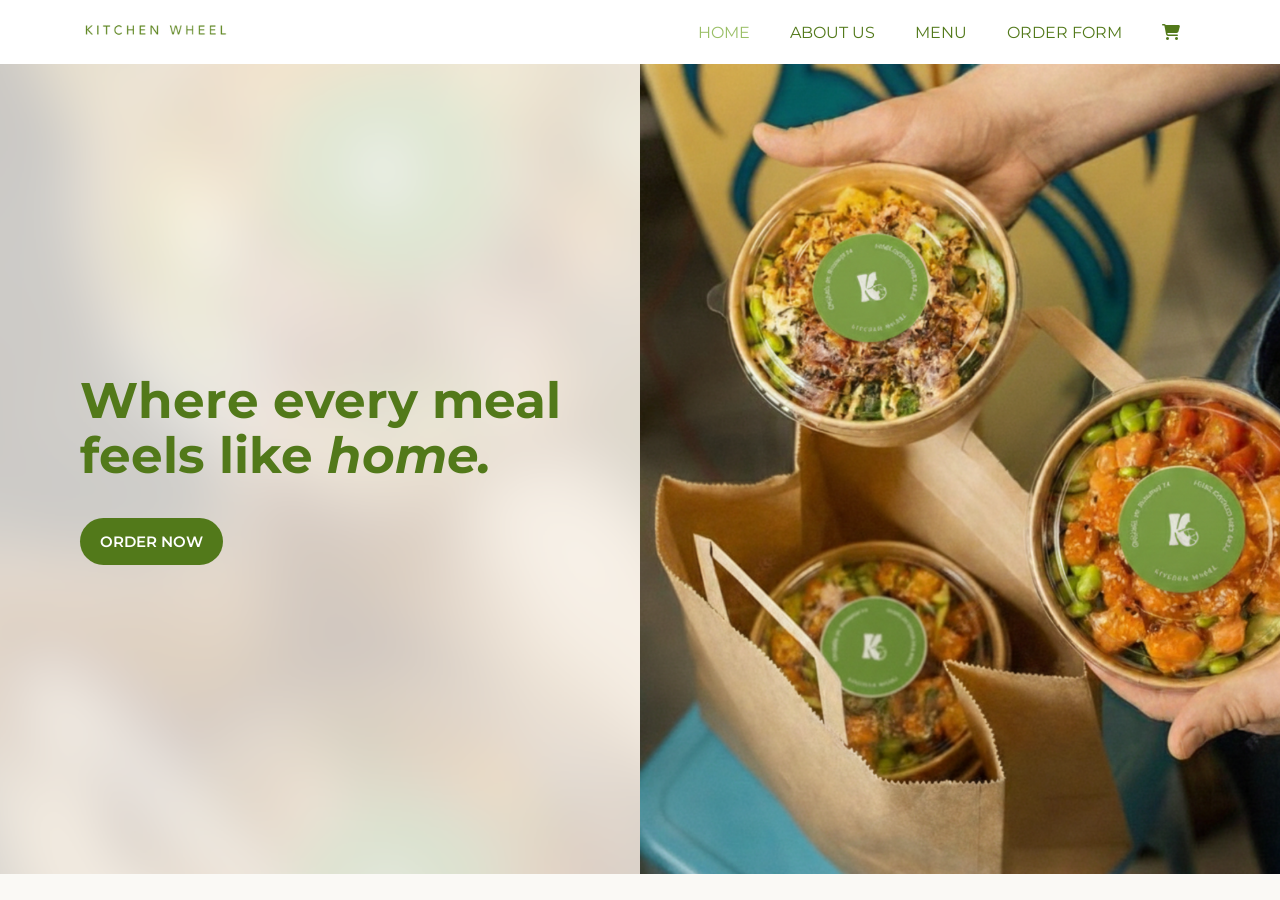
<file: GC2-draft5/index.htm>
<!DOCTYPE html>
<html lang="en">

<head>
    <meta charset="UTF-8">
    <meta http-equiv="X-UA-Compatible" content="IE=edge">
    <meta name="viewport" content="width=device-width, initial-scale=1.0">
    <title>Kitchen Wheel</title>
    <link rel="stylesheet" href="style.css">
    <link rel="stylesheet" href="https://cdnjs.cloudflare.com/ajax/libs/font-awesome/6.5.1/css/all.min.css"/>
</head>

<body>

    <section id="header">
        <a href="#"><img src="img/logo.png" class="logo" alt=""></a>
    
        <div>
            <ul id="navbar">
                <li><a class="active" href="index.htm">HOME</a></li>
                <li><a href="about.htm">ABOUT US</a></li>
                <li><a href="menu.htm">MENU</a></li>
                <li><a href="order.html">ORDER FORM</a></li>
                <li><a href="checkout.html"><i class="fa-solid fa-cart-shopping"></i></a></li>
            </ul>
        </div>
    </section>

    <section id="hero">
        <h1>Where every meal</h1>
        <h1>feels like <i>home.</i></h1>
        <p></p>
        <a href="order.html">
            <button>ORDER NOW</button>
        </a>
        

    </section>


    <script src="script.js"></script>
</body>

</html>
</file>
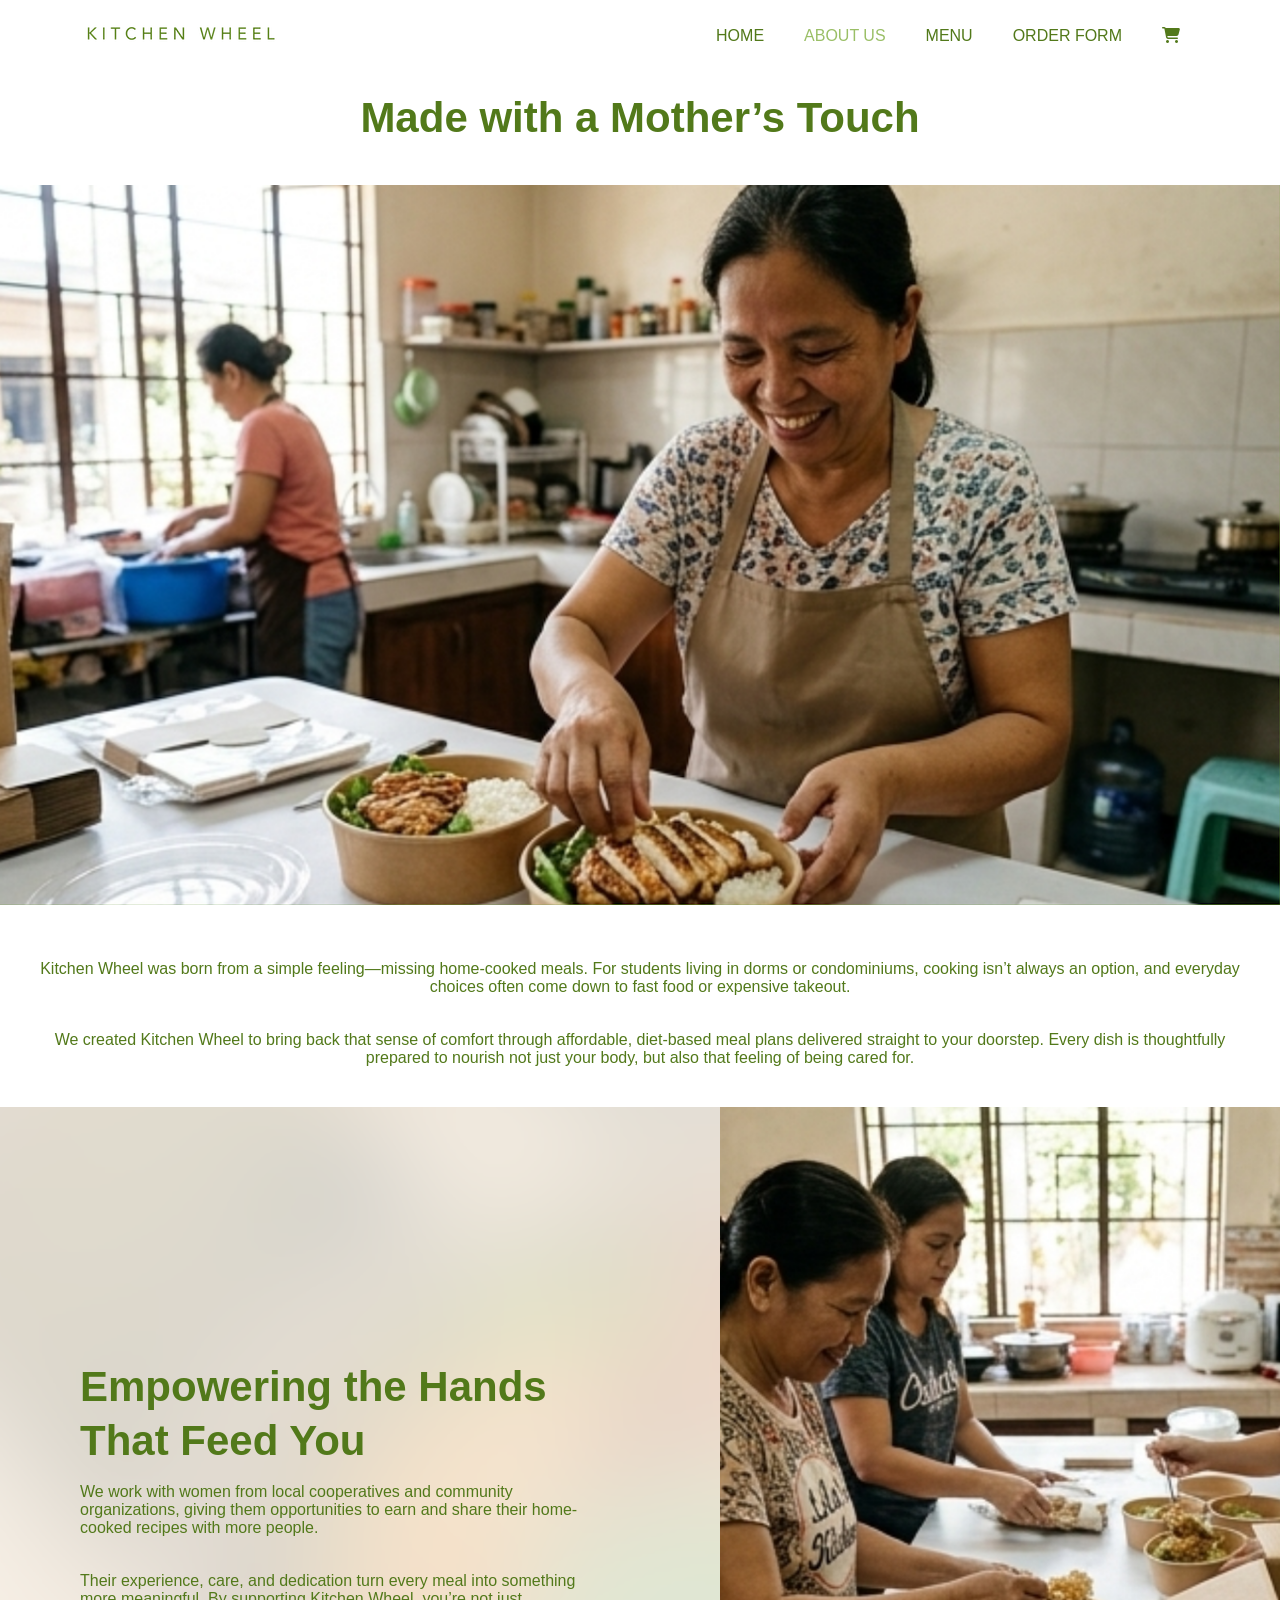
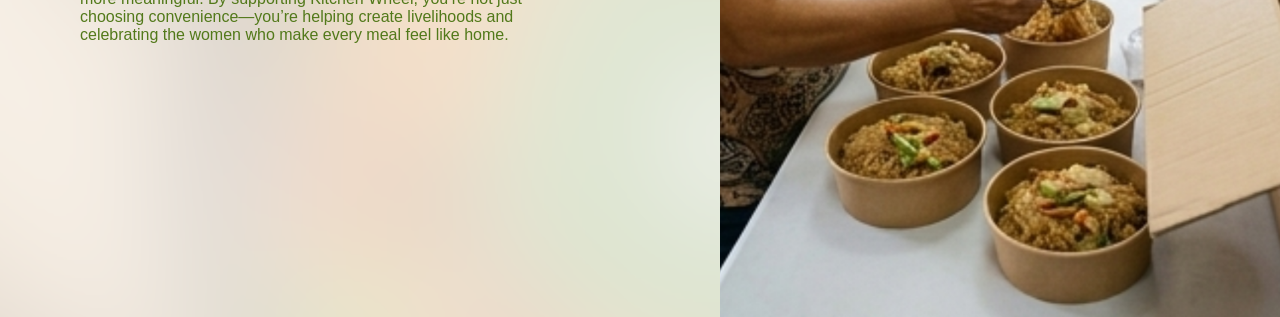
<file: GC2-draft3/about.htm>
<!DOCTYPE html>
<html lang="en">

<head>
    <meta charset="UTF-8">
    <meta http-equic="X-UA-Compatible" content="IE=edge">
    <meta name="viewport" content="width=device-width", initial-scale="1.0">
    <title>Kitchen Wheel</title>
    <link rel="stylesheet" href="style.css">
    <link rel="stylesheet" href="https://cdnjs.cloudflare.com/ajax/libs/font-awesome/6.5.1/css/all.min.css"/>
</head>

<body>

    <section id="header">
        <a href="#"><img src="img/logo.png" class="logo" alt=""></a>
    
        <div>
            <ul id="navbar">
                <li><a href="index.htm">HOME</a></li>
                <li><a class="active" href="about.htm">ABOUT US</a></li>
                <li><a href="menu.htm">MENU</a></li>
                <li><a href="order.html">ORDER FORM</a></li>
                <li><a href="checkout.html"><i class="fa-solid fa-cart-shopping"></i></a></li>
            </ul>
        </div>
    </section>

    <section id="nanay">
        <h2>Made with a Mother’s Touch</h2>
    </section>

    <section id="moms">
        <div>
            <img src="img/mom-1.png" class="pic-1">
        </div>
        
    </section>

    <section id="nanay">
        <p>Kitchen Wheel was born from a simple feeling—missing home-cooked meals. For students living in dorms or condominiums, cooking isn’t always an option, and everyday choices often come down to fast food or expensive takeout.</p>
        <p>We created Kitchen Wheel to bring back that sense of comfort through affordable, diet-based meal plans delivered straight to your doorstep. Every dish is thoughtfully prepared to nourish not just your body, but also that feeling of being cared for.</p>
    </section>

    <section id="mama">
        <h2>Empowering the Hands That Feed You</h2>
        <p>We work with women from local cooperatives and community organizations, giving them opportunities to earn and share their home-cooked recipes with more people.</p>
        <p>Their experience, care, and dedication turn every meal into something more meaningful. By supporting Kitchen Wheel, you’re not just choosing convenience—you’re helping create livelihoods and celebrating the women who make every meal feel like home.</p>
    </section>

    <script src="script.js"></script>
</body>

</html>
</file>
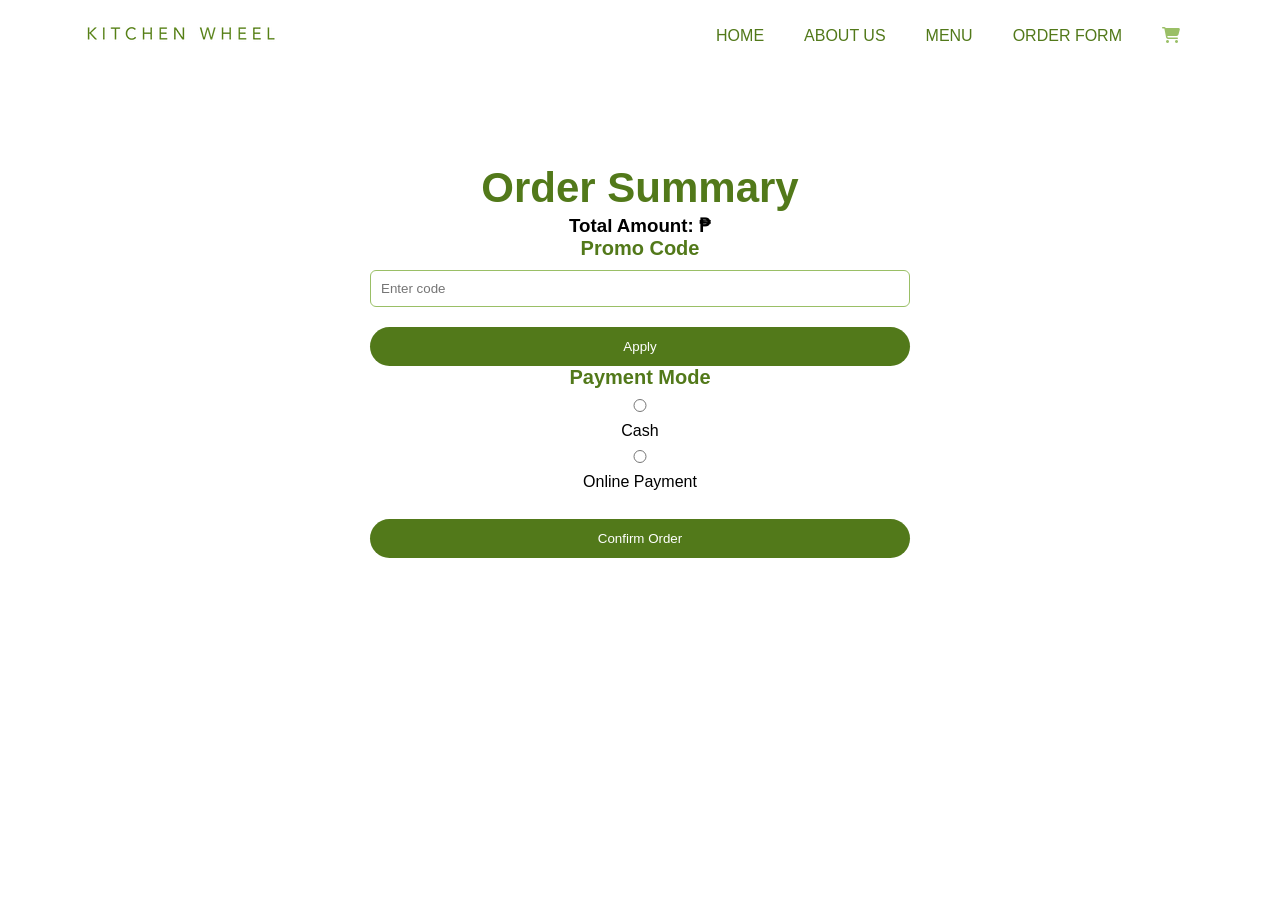
<file: GC2-draft3/checkout.html>
<!DOCTYPE html>
<html lang="en">

<head>
    <meta charset="UTF-8">
    <meta http-equic="X-UA-Compatible" content="IE=edge">
    <meta name="viewport" content="width=device-width", initial-scale="1.0">
    <title>Kitchen Wheel</title>
    <link rel="stylesheet" href="style.css">
    <link rel="stylesheet" href="https://cdnjs.cloudflare.com/ajax/libs/font-awesome/6.5.1/css/all.min.css"/>
</head>

<body>

    <section id="header">
        <a href="#"><img src="img/logo.png" class="logo" alt=""></a>
    
        <div>
            <ul id="navbar">
                <li><a href="index.htm">HOME</a></li>
                <li><a href="about.htm">ABOUT US</a></li>
                <li><a href="menu.htm">MENU</a></li>
                <li><a href="order.html">ORDER FORM</a></li>
                <li><a class="active" href="checkout.html"><i class="fa-solid fa-cart-shopping"></i></a></li>
            </ul>
        </div>
    </section>

    <section class="checkout">
        <h2>Order Summary</h2>

        <h3>Total Amount: ₱<span id="totalAmount"></span></h3>

        <h4>Promo Code</h4>
        <input type="text" id="promo" placeholder="Enter code">
        <button onclick="applyPromo()">Apply</button>

        <h4>Payment Mode</h4>
        <input type="radio" name="payment" value="cash" required> Cash<br>
        <input type="radio" name="payment" value="online"> Online Payment<br><br>

        <button onclick="confirmOrder()">Confirm Order</button>
    </section>

    <script src="checkout.js"></script>
</body>

</html>
</file>
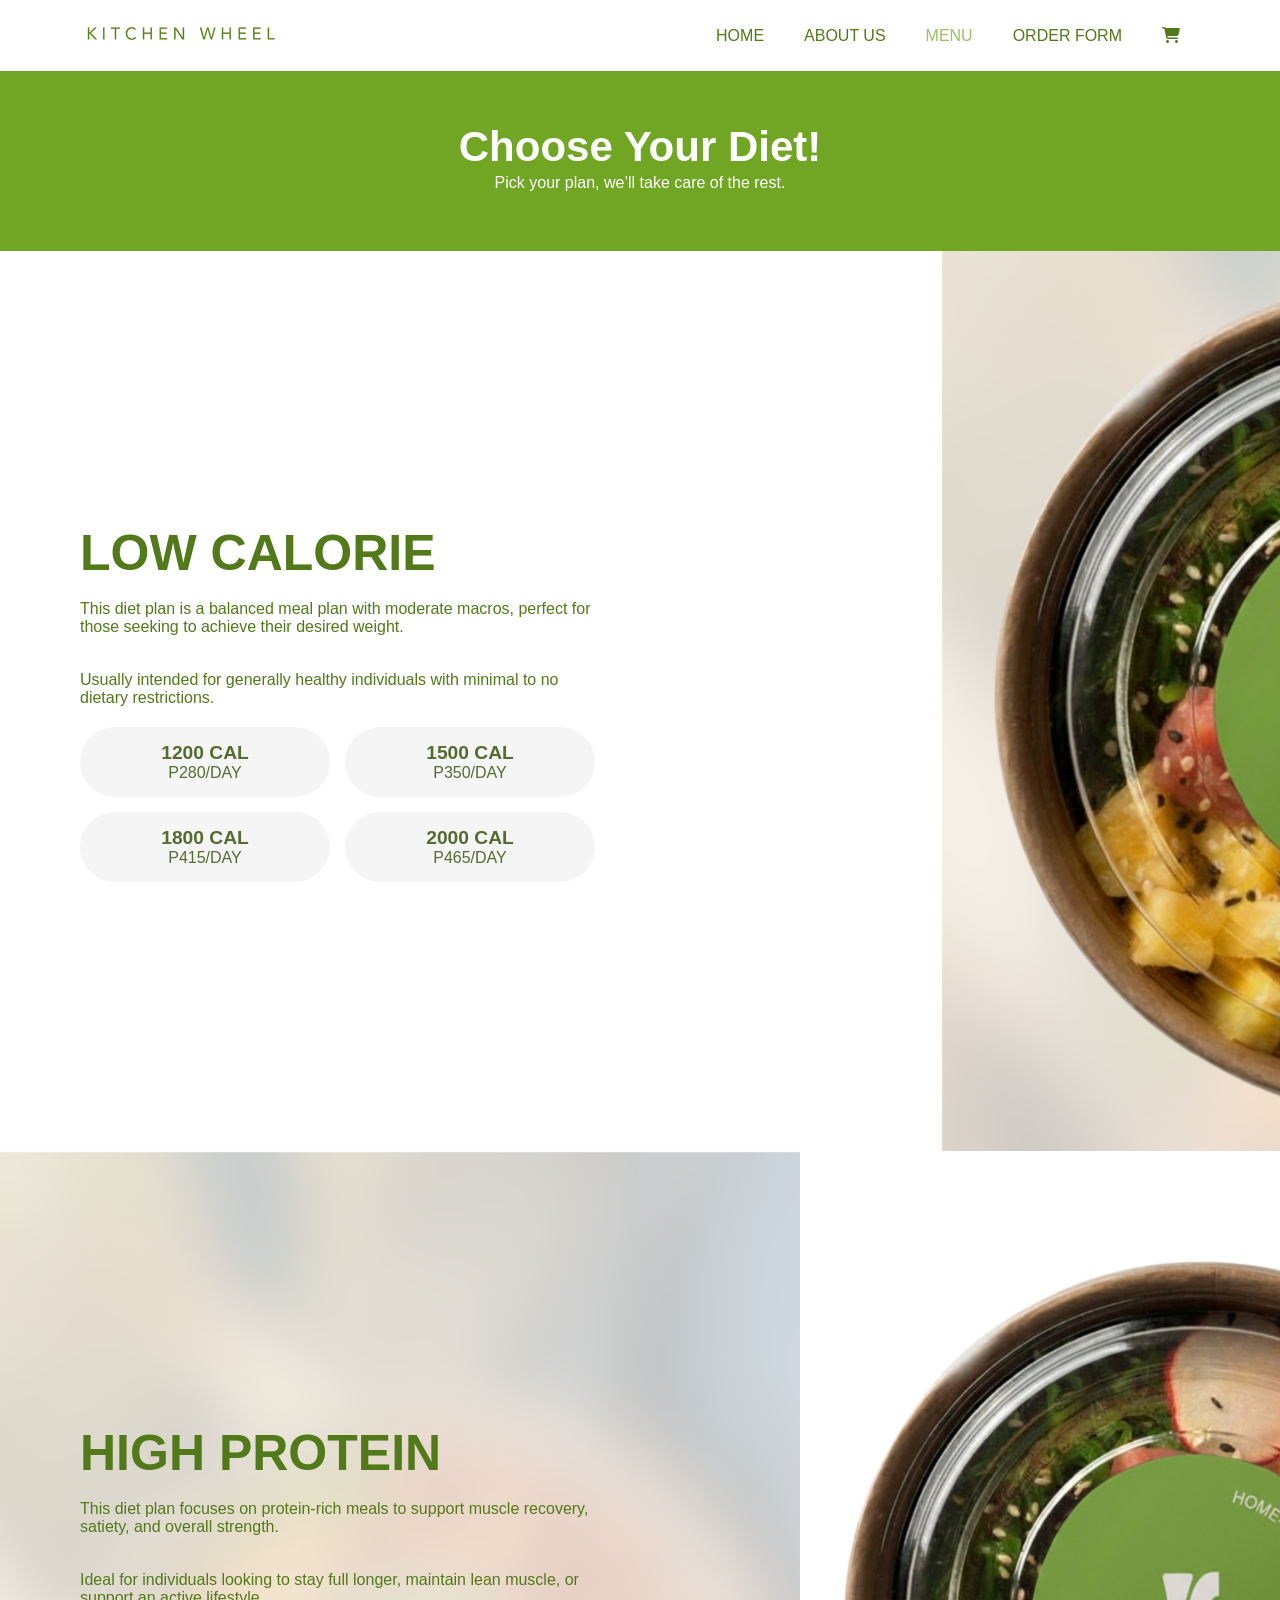
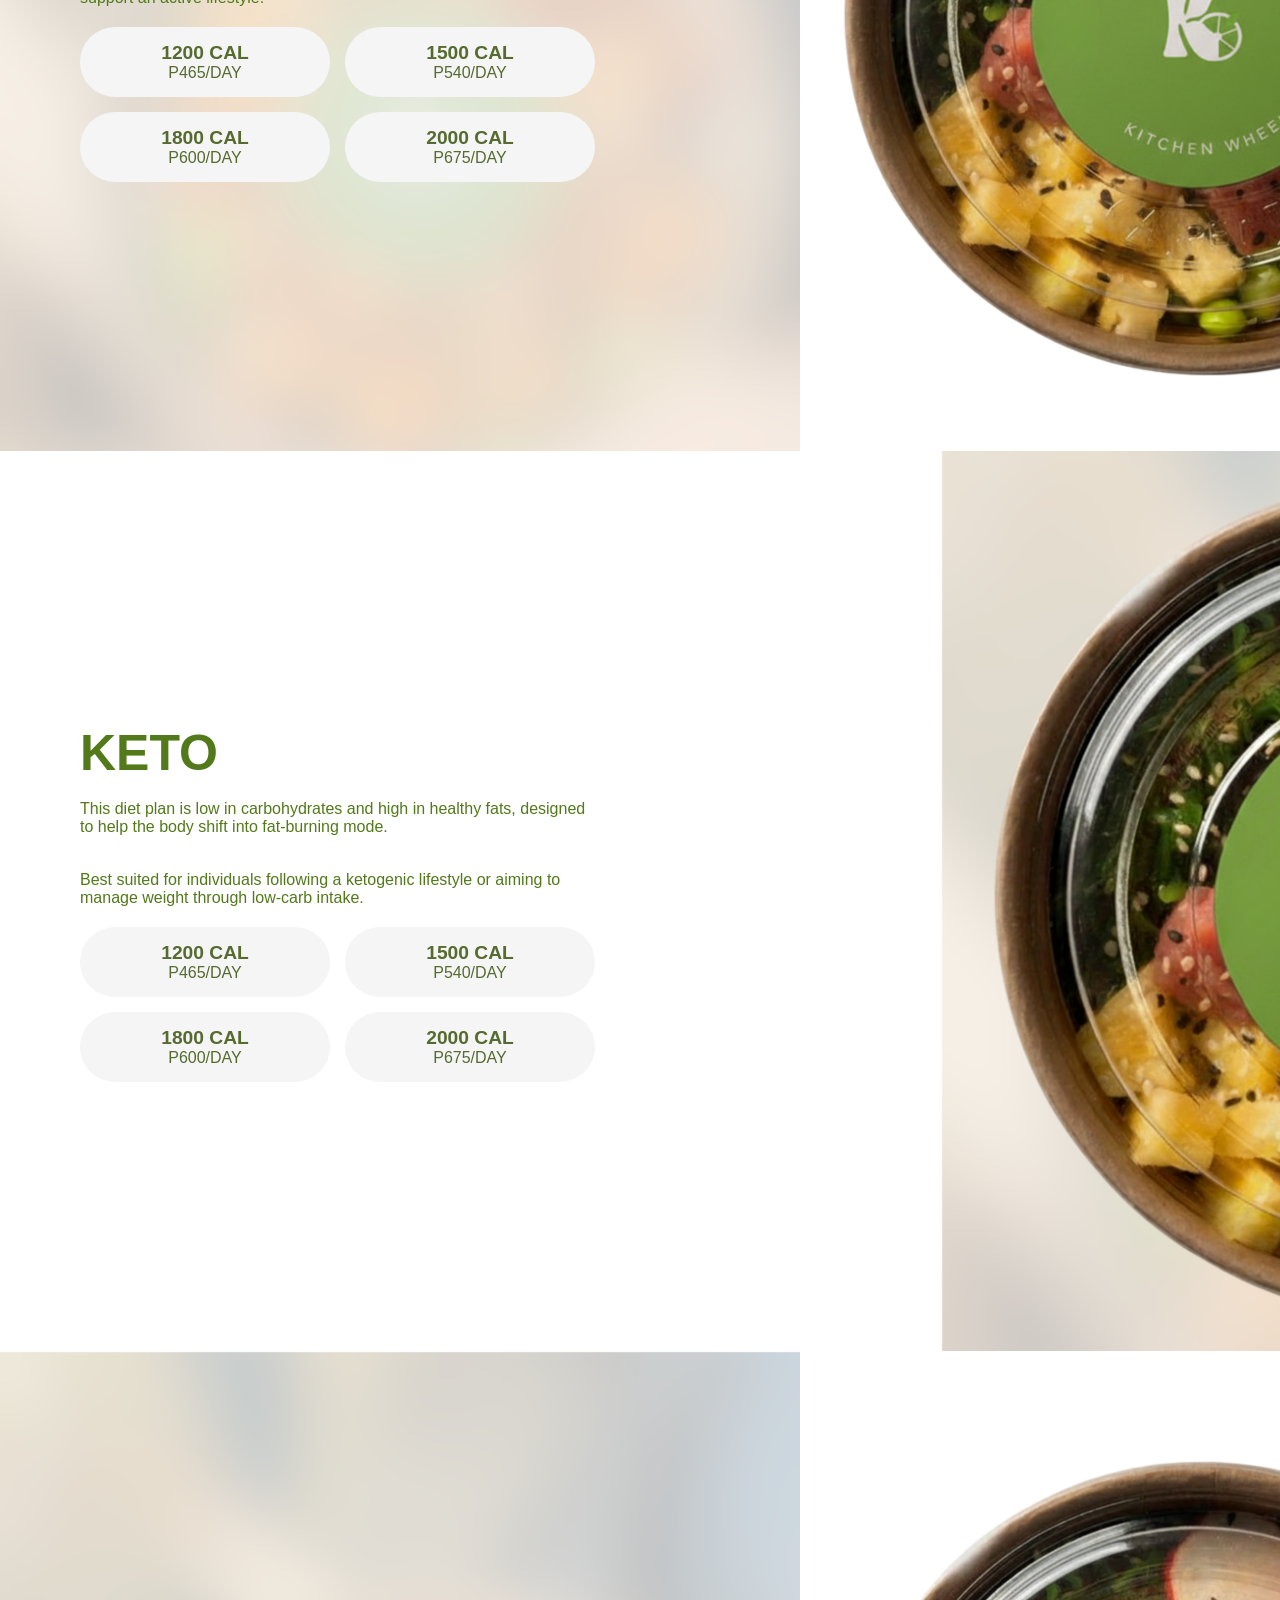
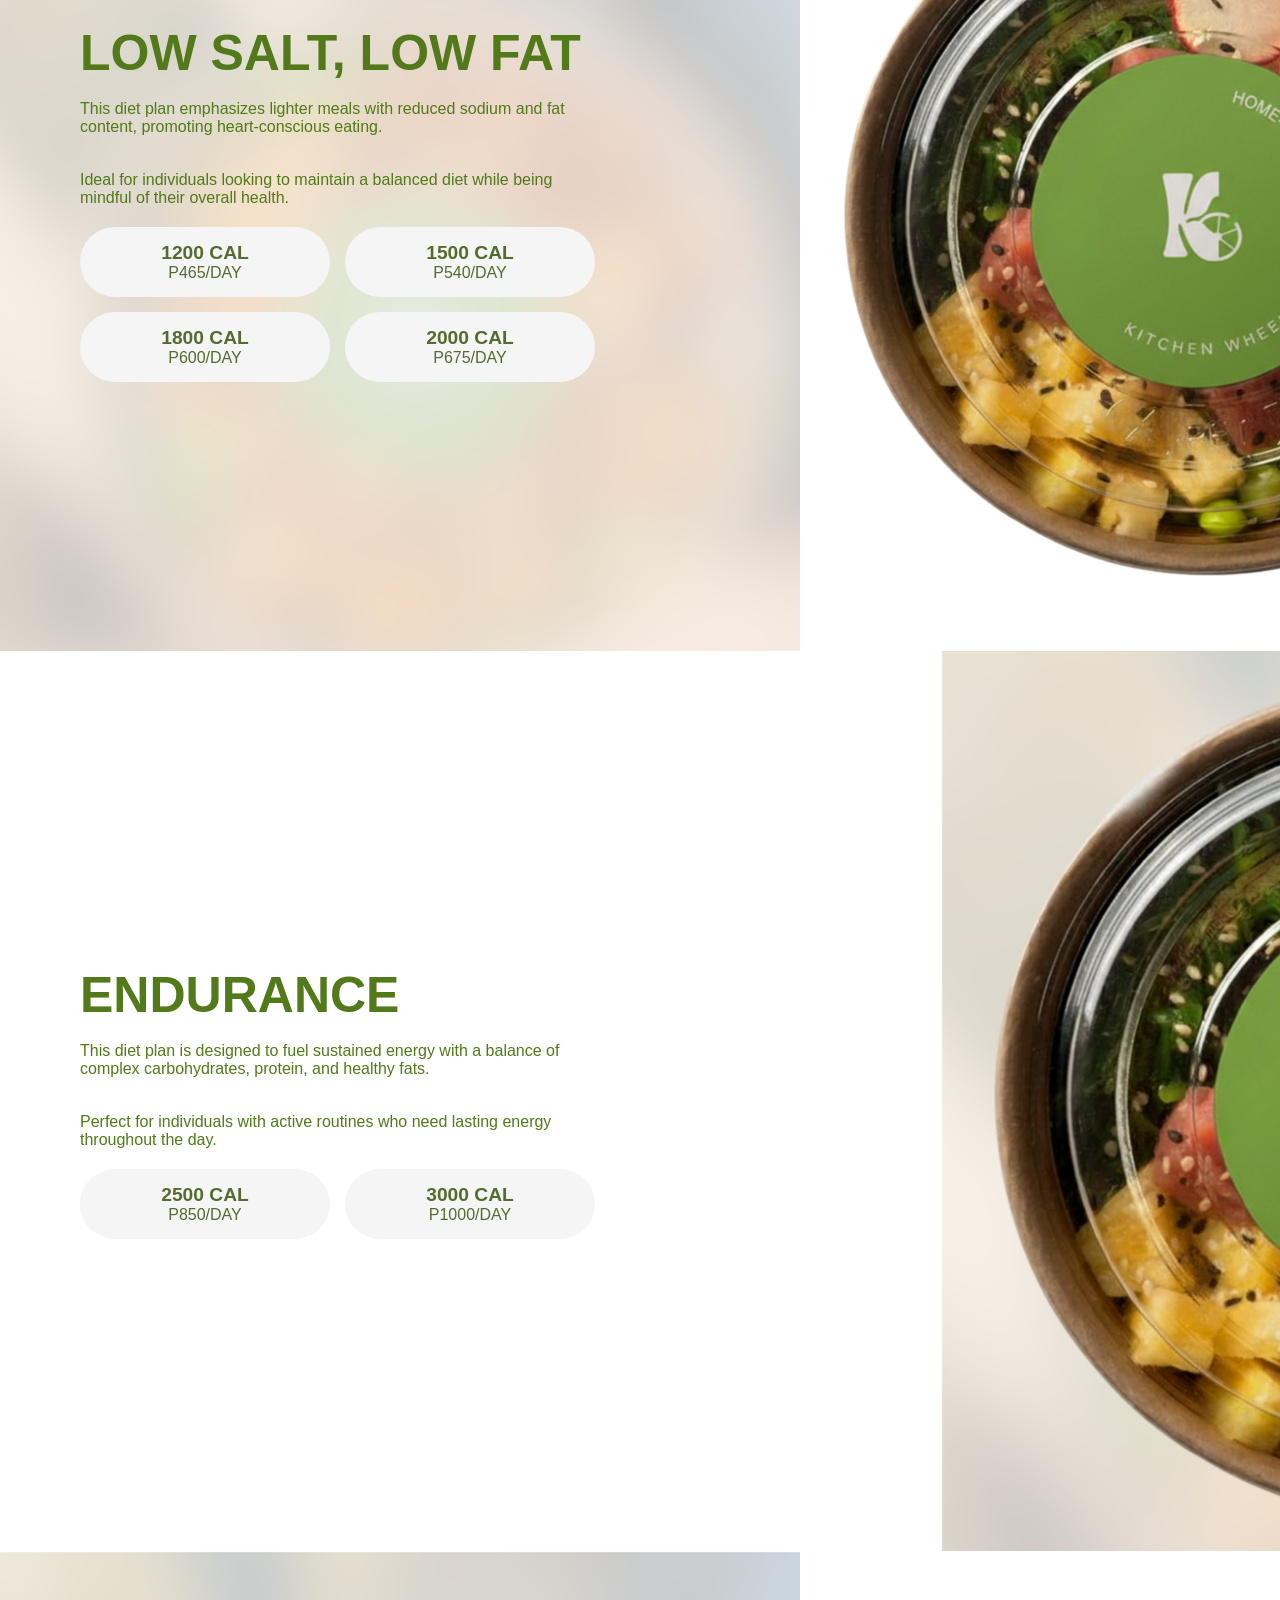
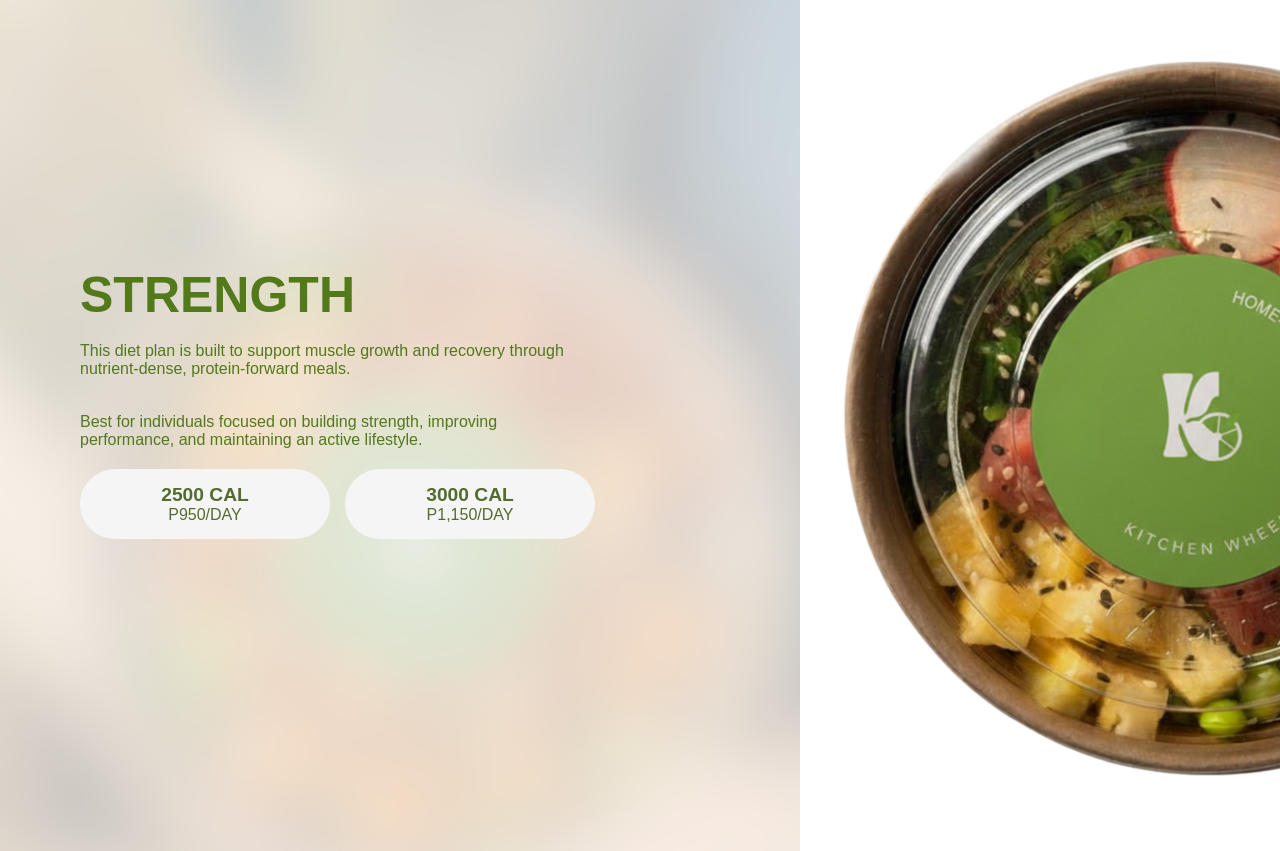
<file: GC2-draft3/menu.htm>
<!DOCTYPE html>
<html lang="en">

<head>
    <meta charset="UTF-8">
    <meta http-equic="X-UA-Compatible" content="IE=edge">
    <meta name="viewport" content="width=device-width", initial-scale="1.0">
    <title>Kitchen Wheel</title>
    <link rel="stylesheet" href="style.css">
    <link rel="stylesheet" href="https://cdnjs.cloudflare.com/ajax/libs/font-awesome/6.5.1/css/all.min.css"/>
</head>

<body>

    <section id="header">
        <a href="#"><img src="img/logo.png" class="logo" alt=""></a>
    
        <div>
            <ul id="navbar">
                <li><a href="index.htm">HOME</a></li>
                <li><a href="about.htm">ABOUT US</a></li>
                <li><a class="active" href="menu.htm">MENU</a></li>
                <li><a href="order.html">ORDER FORM</a></li>
                <li><a href="checkout.html"><i class="fa-solid fa-cart-shopping"></i></a></li>
            </ul>
        </div>
    </section>

    <section id="menu-header">
        <h2>Choose Your Diet!</h2>
        <p>Pick your plan, we’ll take care of the rest.</p>

    </section>

    <section id="menu" class="section-p1">
        <h1>LOW CALORIE</h1>
        <p>This diet plan is a balanced meal plan with moderate macros, perfect for those seeking to achieve their desired weight.</p>
        <p>Usually intended for generally healthy individuals with minimal to no dietary restrictions.</p>
        
        <div class="menu-container">
            <div class="menu-button">
                <strong>1200 CAL</strong>
                <span>P280/DAY</span>
            </div>
            <div class="menu-button">
                <strong>1500 CAL</strong>
                <span>P350/DAY</span>
            </div>
            <div class="menu-button">
                <strong>1800 CAL</strong>
                <span>P415/DAY</span>
            </div>
            <div class="menu-button">
                <strong>2000 CAL</strong>
                <span>P465/DAY</span>
            </div>
    </section>


    <section id="menu-2" class="section-p1">
        <h1>HIGH PROTEIN</h1>
        <p>This diet plan focuses on protein-rich meals to support muscle recovery, satiety, and overall strength.</p>
        <p>Ideal for individuals looking to stay full longer, maintain lean muscle, or support an active lifestyle.</p>
        
        <div class="menu-container">
            <div class="menu-button">
                <strong>1200 CAL</strong>
                <span>P465/DAY</span>
            </div>
            <div class="menu-button">
                <strong>1500 CAL</strong>
                <span>P540/DAY</span>
            </div>
            <div class="menu-button">
                <strong>1800 CAL</strong>
                <span>P600/DAY</span>
            </div>
            <div class="menu-button">
                <strong>2000 CAL</strong>
                <span>P675/DAY</span>
            </div>
    </section>

    <section id="menu" class="section-p1">
        <h1>KETO</h1>
        <p>This diet plan is low in carbohydrates and high in healthy fats, designed to help the body shift into fat-burning mode.</p>
        <p>Best suited for individuals following a ketogenic lifestyle or aiming to manage weight through low-carb intake.</p>
    
        <div class="menu-container">
            <div class="menu-button">
                <strong>1200 CAL</strong>
                <span>P465/DAY</span>
            </div>
            <div class="menu-button">
                <strong>1500 CAL</strong>
                <span>P540/DAY</span>
            </div>
            <div class="menu-button">
                <strong>1800 CAL</strong>
                <span>P600/DAY</span>
            </div>
            <div class="menu-button">
                <strong>2000 CAL</strong>
                <span>P675/DAY</span>
            </div>
    </section>

    <section id="menu-2" class="section-p1">
        <h1>LOW SALT, LOW FAT</h1>
        <p>This diet plan emphasizes lighter meals with reduced sodium and fat content, promoting heart-conscious eating.</p>
        <p>Ideal for individuals looking to maintain a balanced diet while being mindful of their overall health.</p>

        <div class="menu-container">
            <div class="menu-button">
                <strong>1200 CAL</strong>
                <span>P465/DAY</span>
            </div>
            <div class="menu-button">
                <strong>1500 CAL</strong>
                <span>P540/DAY</span>
            </div>
            <div class="menu-button">
                <strong>1800 CAL</strong>
                <span>P600/DAY</span>
            </div>
            <div class="menu-button">
                <strong>2000 CAL</strong>
                <span>P675/DAY</span>
            </div>
    </section>

    <section id="menu" class="section-p1">
        <h1>ENDURANCE</h1>
        <p>This diet plan is designed to fuel sustained energy with a balance of complex carbohydrates, protein, and healthy fats.</p>
        <p>Perfect for individuals with active routines who need lasting energy throughout the day.</p>

        <div class="menu-container">
            <div class="menu-button">
                <strong>2500 CAL</strong>
                <span>P850/DAY</span>
            </div>
            <div class="menu-button">
                <strong>3000 CAL</strong>
                <span>P1000/DAY</span>
            </div>
    </section>

    <section id="menu-2" class="section-p1">
        <h1>STRENGTH</h1>
        <p>This diet plan is built to support muscle growth and recovery through nutrient-dense, protein-forward meals.</p>
        <p>Best for individuals focused on building strength, improving performance, and maintaining an active lifestyle.</p>
        
        <div class="menu-container">
            <div class="menu-button">
                <strong>2500 CAL</strong>
                <span>P950/DAY</span>
            </div>
            <div class="menu-button">
                <strong>3000 CAL</strong>
                <span>P1,150/DAY</span>
            </div>
    </section>

    <script src="script.js"></script>
</body>

</html>
</file>
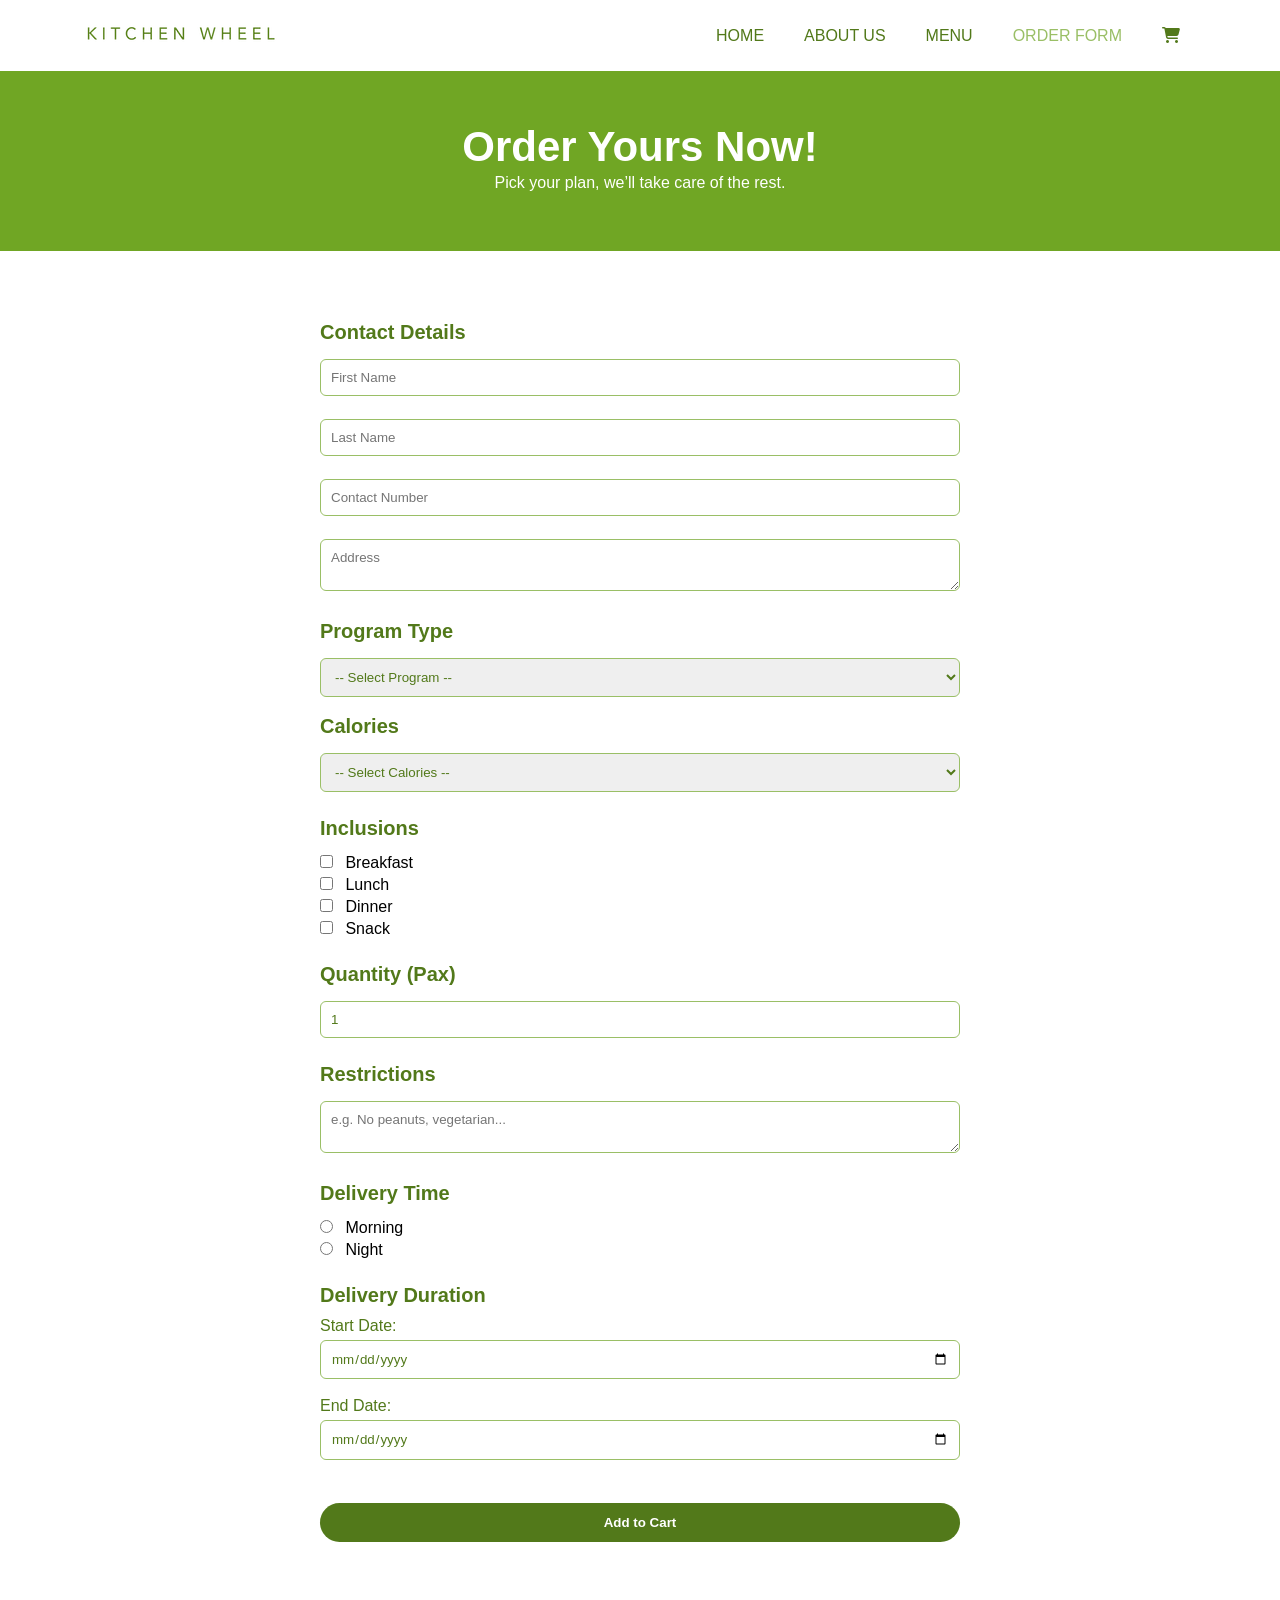
<file: GC2-draft3/order.html>
<!DOCTYPE html>
<html lang="en">

<head>
    <meta charset="UTF-8">
    <meta http-equiv="X-UA-Compatible" content="IE=edge">
    <meta name="viewport" content="width=device-width, initial-scale=1.0">
    <title>Kitchen Wheel</title>

    <link rel="stylesheet" href="style.css">
    <link rel="stylesheet" href="https://cdnjs.cloudflare.com/ajax/libs/font-awesome/6.5.1/css/all.min.css"/>
</head>

<body>

<section id="header">
    <a href="#"><img src="img/logo.png" class="logo" alt=""></a>

    <ul id="navbar">
        <li><a href="index.htm">HOME</a></li>
        <li><a href="about.htm">ABOUT US</a></li>
        <li><a href="menu.htm">MENU</a></li>
        <li><a class="active" href="order.html">ORDER FORM</a></li>
        <li><a href="checkout.html"><i class="fa-solid fa-cart-shopping"></i></a></li>
    </ul>
</section>

<section id="order-header">
        <h2>Order Yours Now!</h2>
        <p>Pick your plan, we’ll take care of the rest.</p>

</section>

<form action="#" method="post" onsubmit="return confirmAddToCart()">

    <!-- Contact -->
    <section>
        <h4>Contact Details</h4>

        <input type="text" name="firstname" placeholder="First Name" required><br><br>
        <input type="text" name="lastname" placeholder="Last Name" required><br><br>
        <input type="tel" name="contactnumber" placeholder="Contact Number" required><br><br>
        <textarea name="address" placeholder="Address" required></textarea>
    </section>

    <!-- Program -->
    <section>
        <h4>Program Type</h4>

        <select id="program" name="program" onchange="updateCalories()" required>
            <option value="">-- Select Program --</option>
            <option value="low_calorie">Low Calorie</option>
            <option value="high_protein">High Protein</option>
            <option value="keto">Keto</option>
            <option value="low_salt_fat">Low Salt, Low Fat</option>
            <option value="endurance">Endurance</option>
            <option value="strength">Strength</option>
        </select>

        <br><br>

        <h4>Calories</h4>
        <select id="calories" name="calories" required>
            <option value="">-- Select Calories --</option>
        </select>
    </section>

    <!-- Inclusions -->
    <section>
        <h4>Inclusions</h4>

        <input type="checkbox" name="inclusions[]" value="breakfast"> Breakfast<br>
        <input type="checkbox" name="inclusions[]" value="lunch"> Lunch<br>
        <input type="checkbox" name="inclusions[]" value="dinner"> Dinner<br>
        <input type="checkbox" name="inclusions[]" value="snack"> Snack
    </section>

    <!-- Pax -->
    <section>
        <h4>Quantity (Pax)</h4>
        <input type="number" name="pax" min="1" value="1" required>
    </section>

    <!-- Restrictions -->
    <section>
        <h4>Restrictions</h4>
        <textarea name="restrictions" placeholder="e.g. No peanuts, vegetarian..."></textarea>
    </section>

    <!-- Delivery Time -->
    <section>
        <h4>Delivery Time</h4>
        <input type="radio" name="delivery_time" value="morning" required> Morning<br>
        <input type="radio" name="delivery_time" value="night"> Night
    </section>

    <!-- Dates -->
    <section>
        <h4>Delivery Duration</h4>

        <label>Start Date:</label><br>
        <input type="date" id="start" name="start_date" required><br><br>

        <label>End Date:</label><br>
        <input type="date" id="end" name="end_date" required>
    </section>

    <br>

    <!-- Button -->
    <button type="submit">Add to Cart</button>

</form>

<script src="script.js"></script>

</body>
</html>
</file>
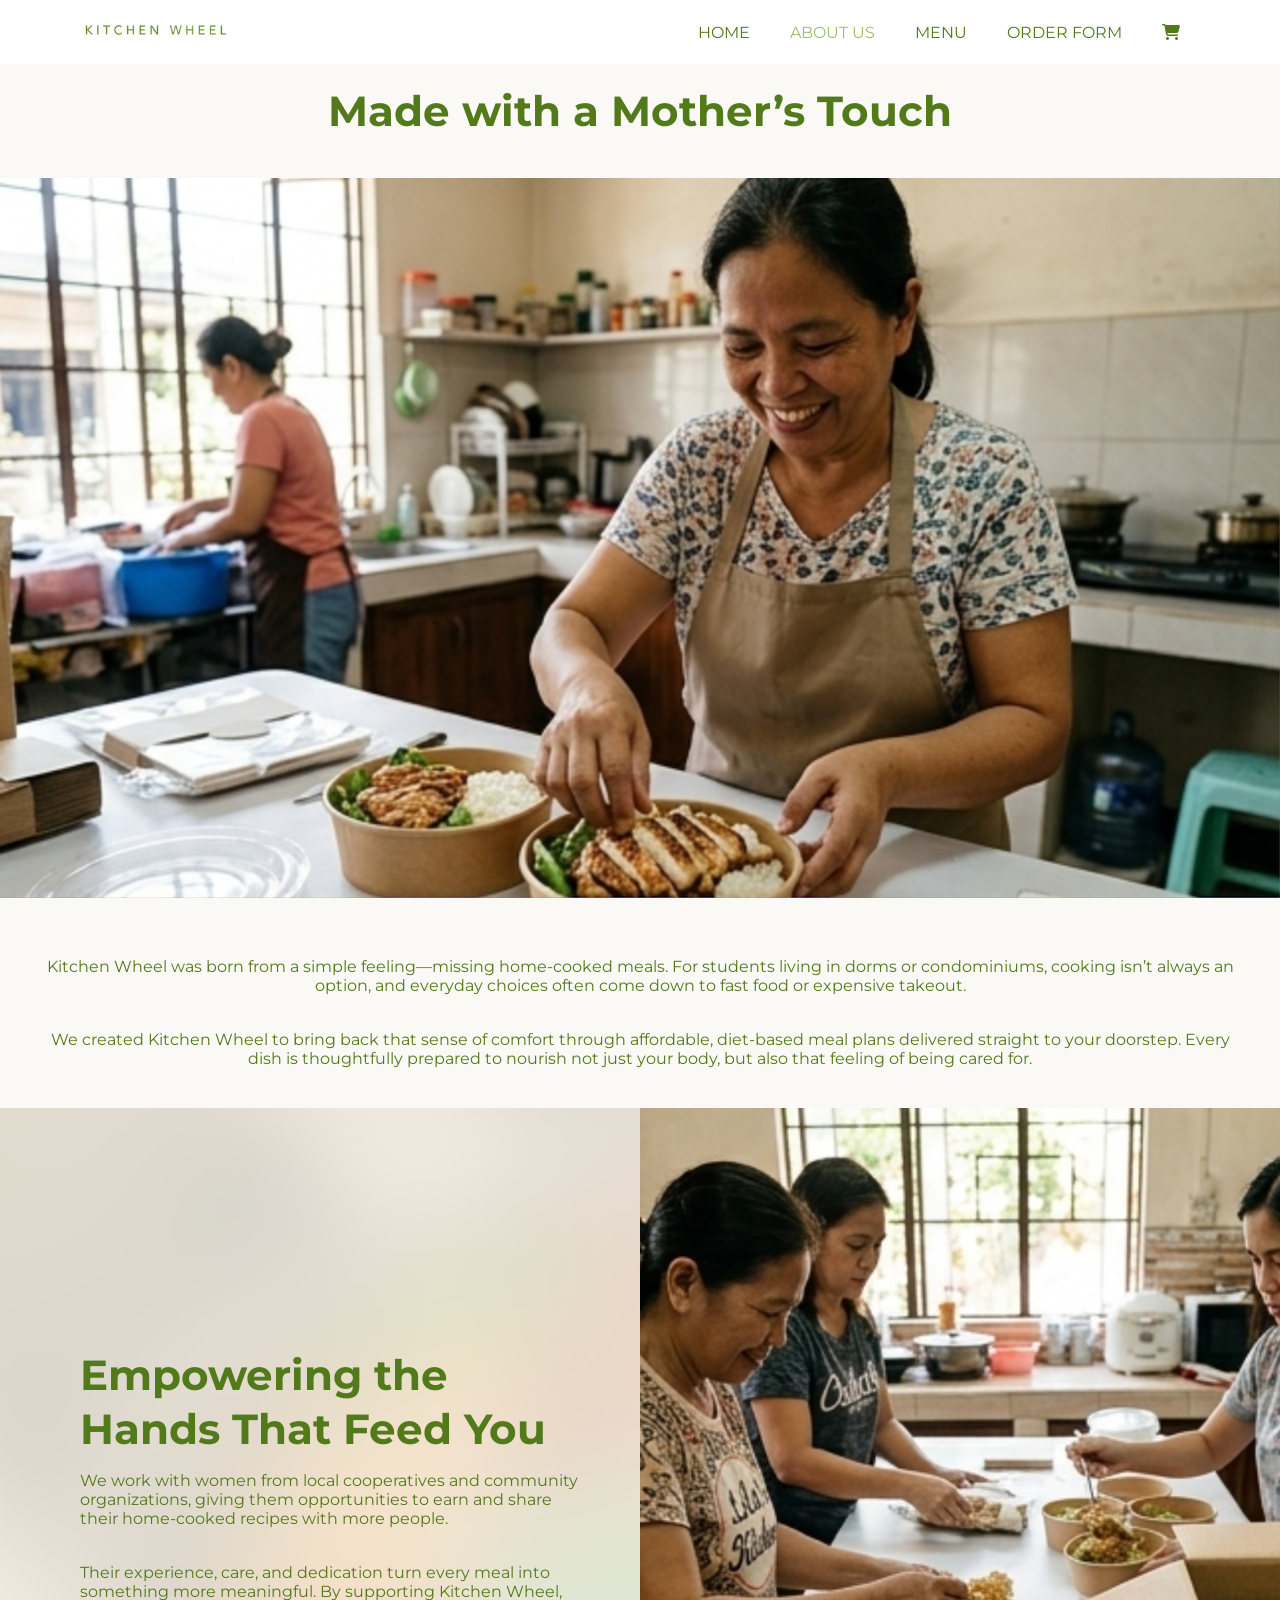
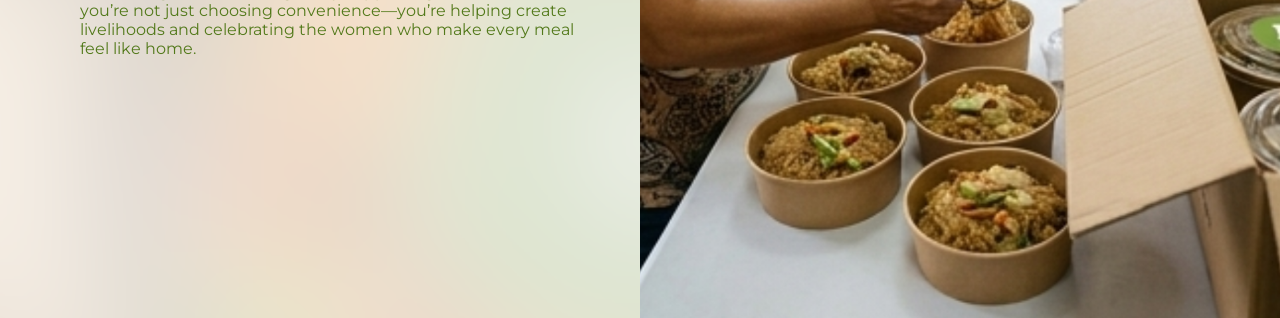
<file: GC2-draft4/about.htm>
<!DOCTYPE html>
<html lang="en">

<head>
    <meta charset="UTF-8">
    <meta http-equic="X-UA-Compatible" content="IE=edge">
    <meta name="viewport" content="width=device-width", initial-scale="1.0">
    <title>Kitchen Wheel | About Us</title>
    <link rel="stylesheet" href="style.css">
    <link rel="stylesheet" href="https://cdnjs.cloudflare.com/ajax/libs/font-awesome/6.5.1/css/all.min.css"/>
</head>

<body>

    <section id="header">
        <a href="#"><img src="img/logo.png" class="logo" alt=""></a>
    
        <div>
            <ul id="navbar">
                <li><a href="index.htm">HOME</a></li>
                <li><a class="active" href="about.htm">ABOUT US</a></li>
                <li><a href="menu.htm">MENU</a></li>
                <li><a href="order.html">ORDER FORM</a></li>
                <li><a href="checkout.html"><i class="fa-solid fa-cart-shopping"></i></a></li>
            </ul>
        </div>
    </section>

    <section id="nanay">
        <h2>Made with a Mother’s Touch</h2>
    </section>

    <section id="moms">
        <div>
            <img src="img/mom-1.png" class="pic-1">
        </div>
        
    </section>

    <section id="nanay">
        <p>Kitchen Wheel was born from a simple feeling—missing home-cooked meals. For students living in dorms or condominiums, cooking isn’t always an option, and everyday choices often come down to fast food or expensive takeout.</p>
        <p>We created Kitchen Wheel to bring back that sense of comfort through affordable, diet-based meal plans delivered straight to your doorstep. Every dish is thoughtfully prepared to nourish not just your body, but also that feeling of being cared for.</p>
    </section>

    <section id="mama">
        <h2>Empowering the Hands That Feed You</h2>
        <p>We work with women from local cooperatives and community organizations, giving them opportunities to earn and share their home-cooked recipes with more people.</p>
        <p>Their experience, care, and dedication turn every meal into something more meaningful. By supporting Kitchen Wheel, you’re not just choosing convenience—you’re helping create livelihoods and celebrating the women who make every meal feel like home.</p>
    </section>

    <script src="script.js"></script>
</body>

</html>
</file>
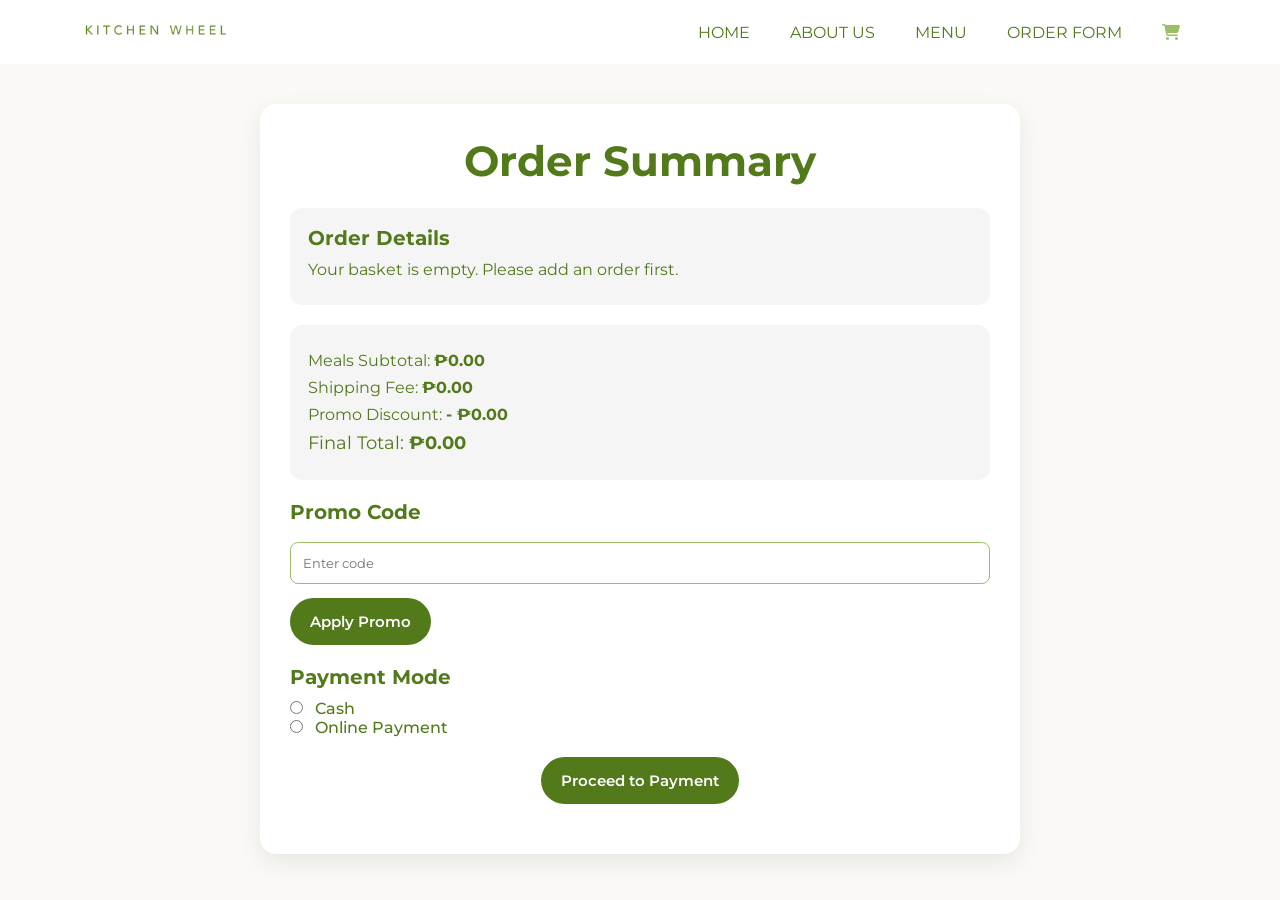
<file: GC2-draft4/checkout.html>
<!DOCTYPE html>
<html lang="en">
<head>
    <meta charset="UTF-8">
    <meta http-equiv="X-UA-Compatible" content="IE=edge">
    <meta name="viewport" content="width=device-width, initial-scale=1.0">
    <title>Kitchen Wheel | Cart</title>
    <link rel="stylesheet" href="style.css">
    <link rel="stylesheet" href="https://cdnjs.cloudflare.com/ajax/libs/font-awesome/6.5.1/css/all.min.css"/>
</head>
<body>
<section id="header">
    <a href="index.htm"><img src="img/logo.png" class="logo" alt="Kitchen Wheel logo"></a>
    <div>
        <ul id="navbar">
            <li><a href="index.htm">HOME</a></li>
            <li><a href="about.htm">ABOUT US</a></li>
            <li><a href="menu.htm">MENU</a></li>
            <li><a href="order.html">ORDER FORM</a></li>
            <li><a class="active" href="checkout.html"><i class="fa-solid fa-cart-shopping"></i></a></li>
        </ul>
    </div>
</section>

<section class="checkout">
    <h2>Order Summary</h2>

    <div class="summary-box order-details">
        <h4>Order Details</h4>
        <div id="orderDetails"></div>
    </div>

    <div class="summary-box totals-box">
        <p>Meals Subtotal: <strong>₱<span id="mealSubtotal">0.00</span></strong></p>
        <p>Shipping Fee: <strong>₱<span id="shippingAmount">0.00</span></strong></p>
        <p>Promo Discount: <strong>- ₱<span id="discountAmount">0.00</span></strong></p>
        <p class="grand-total">Final Total: <strong>₱<span id="totalAmount">0.00</span></strong></p>
    </div>

    <div class="promo-section">
        <h4>Promo Code</h4>
        <input type="text" id="promo" placeholder="Enter code">
        <button type="button" id="applyPromoBtn">Apply Promo</button>
        <p id="promoMessage" class="status-message"></p>
    </div>

    <div class="payment-section">
        <h4>Payment Mode</h4>
            <label><input type="radio" name="payment" value="Cash"> Cash</label> <br>
            <label><input type="radio" name="payment" value="Online Payment"> Online Payment</label>
    </div>
    <button type="button" id="confirmOrderBtn">Proceed to Payment</button>
</section>
<script src="checkout.js"></script>
</body>
</html>
</file>
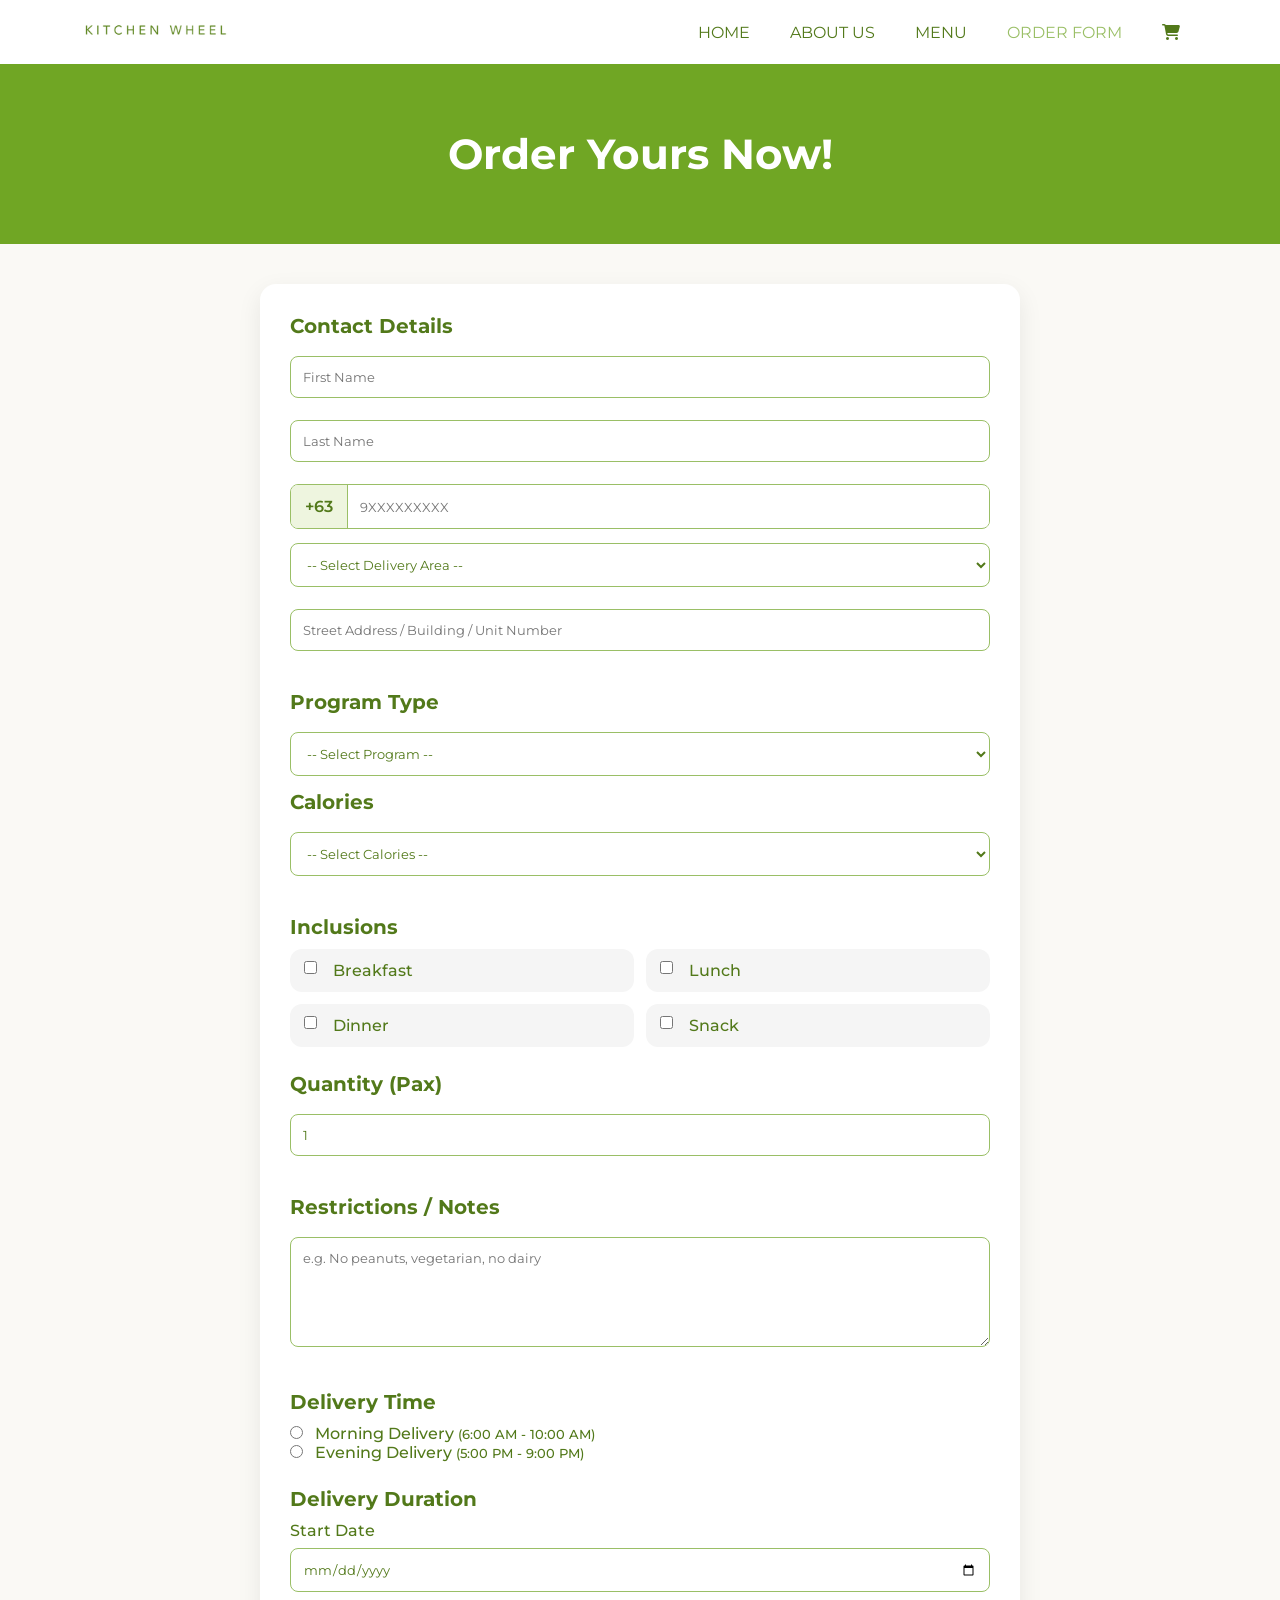
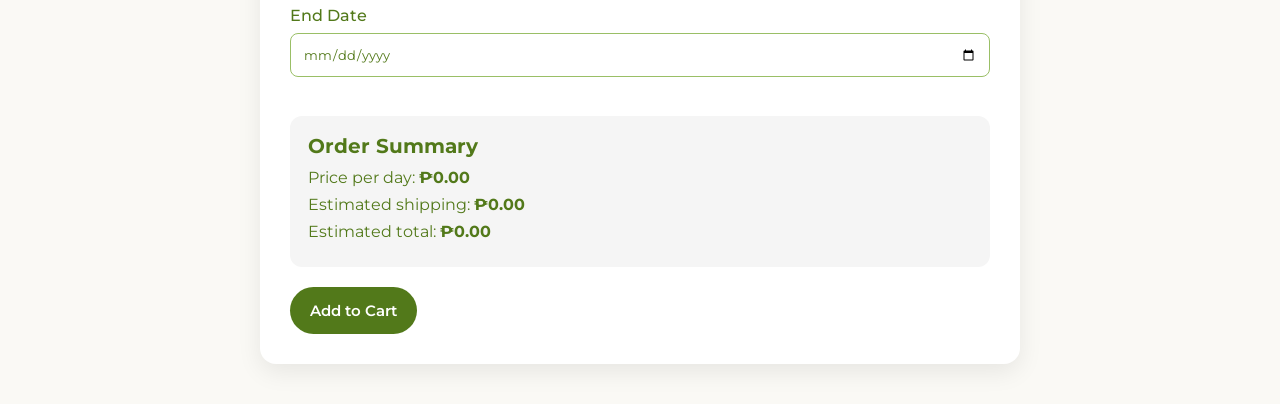
<file: GC2-draft4/order.html>
<!DOCTYPE html>
<html lang="en">
<head>
    <meta charset="UTF-8">
    <meta http-equiv="X-UA-Compatible" content="IE=edge">
    <meta name="viewport" content="width=device-width, initial-scale=1.0">
    <title>Kitchen Wheel | Order Form</title>
    <link rel="stylesheet" href="style.css">
    <link rel="stylesheet" href="https://cdnjs.cloudflare.com/ajax/libs/font-awesome/6.5.1/css/all.min.css"/>
</head>
<body>
<section id="header">
    <a href="index.htm"><img src="img/logo.png" class="logo" alt="Kitchen Wheel logo"></a>
    <ul id="navbar">
        <li><a href="index.htm">HOME</a></li>
        <li><a href="about.htm">ABOUT US</a></li>
        <li><a href="menu.htm">MENU</a></li>
        <li><a class="active" href="order.html">ORDER FORM</a></li>
        <li><a href="checkout.html"><i class="fa-solid fa-cart-shopping"></i></a></li>
    </ul>
</section>

<section id="order-header">
    <h2>Order Yours Now!</h2>
</section>

<form id="orderForm" novalidate>
    <section>
        <h4>Contact Details</h4>
        <input type="text" id="firstname" name="firstname" placeholder="First Name" required>
        <input type="text" id="lastname" name="lastname" placeholder="Last Name" required>

        <div class="phone-group">
            <span class="phone-prefix">+63</span>
            <input type="tel" id="contactnumber" name="contactnumber" placeholder="9XXXXXXXXX" maxlength="10" inputmode="numeric" required>
        </div>

        <select id="city" name="city" required>
            <option value="">-- Select Delivery Area --</option>
            <option value="Katipunan">Katipunan</option>
            <option value="España">España</option>
            <option value="Taft">Taft</option>
            <option value="Mendiola">Mendiola</option>
            <option value="Sampaloc">Sampaloc</option>
        </select>

        <input type="text" id="streetAddress" name="streetAddress" placeholder="Street Address / Building / Unit Number" required>
    </section>

    <section>
        <h4>Program Type</h4>
        <select id="program" name="program" required>
            <option value="">-- Select Program --</option>
            <option value="low_calorie">Low Calorie</option>
            <option value="high_protein">High Protein</option>
            <option value="keto">Keto</option>
            <option value="low_salt_fat">Low Salt, Low Fat</option>
            <option value="endurance">Endurance</option>
            <option value="strength">Strength</option>
        </select>

        <h4>Calories</h4>
        <select id="calories" name="calories" required>
            <option value="">-- Select Calories --</option>
        </select>
    </section>

    <section>
        <h4>Inclusions</h4>
        <div class="choices-grid">
            <label><input type="checkbox" name="inclusions" value="Breakfast"> Breakfast</label>
            <label><input type="checkbox" name="inclusions" value="Lunch"> Lunch</label>
            <label><input type="checkbox" name="inclusions" value="Dinner"> Dinner</label>
            <label><input type="checkbox" name="inclusions" value="Snack"> Snack</label>
        </div>
    </section>

    <section>
        <h4>Quantity (Pax)</h4>
        <input type="number" id="pax" name="pax" min="1" value="1" required>
    </section>

    <section>
        <h4>Restrictions / Notes</h4>
        <textarea id="restrictions" name="restrictions" placeholder="e.g. No peanuts, vegetarian, no dairy"></textarea>
    </section>

    <section>
        <h4>Delivery Time</h4>
            <label> <input type="radio" name="delivery_time" value="morning" required>
                Morning Delivery <small>(6:00 AM - 10:00 AM)</small>
            </label>
            <br>
            <label> <input type="radio" name="delivery_time" value="evening">
                Evening Delivery <small>(5:00 PM - 9:00 PM)</small>
            </label>
    </section>

    <section>
        <h4>Delivery Duration</h4>
        <label for="start">Start Date</label>
        <input type="date" id="start" name="start_date" required>

        <label for="end">End Date</label>
        <input type="date" id="end" name="end_date" required>
    </section>

    <section class="summary-box order-summary">
        <h4>Order Summary</h4>
        <p>Price per day: <strong>₱<span id="pricePerDay">0.00</span></strong></p>
        <p>Estimated shipping: <strong>₱<span id="shippingFee">0.00</span></strong></p>
        <p>Estimated total: <strong>₱<span id="estimatedTotal">0.00</span></strong></p>
    </section>

    <button type="submit">Add to Cart</button>
</form>

<script src="script.js"></script>
</body>
</html>
</file>
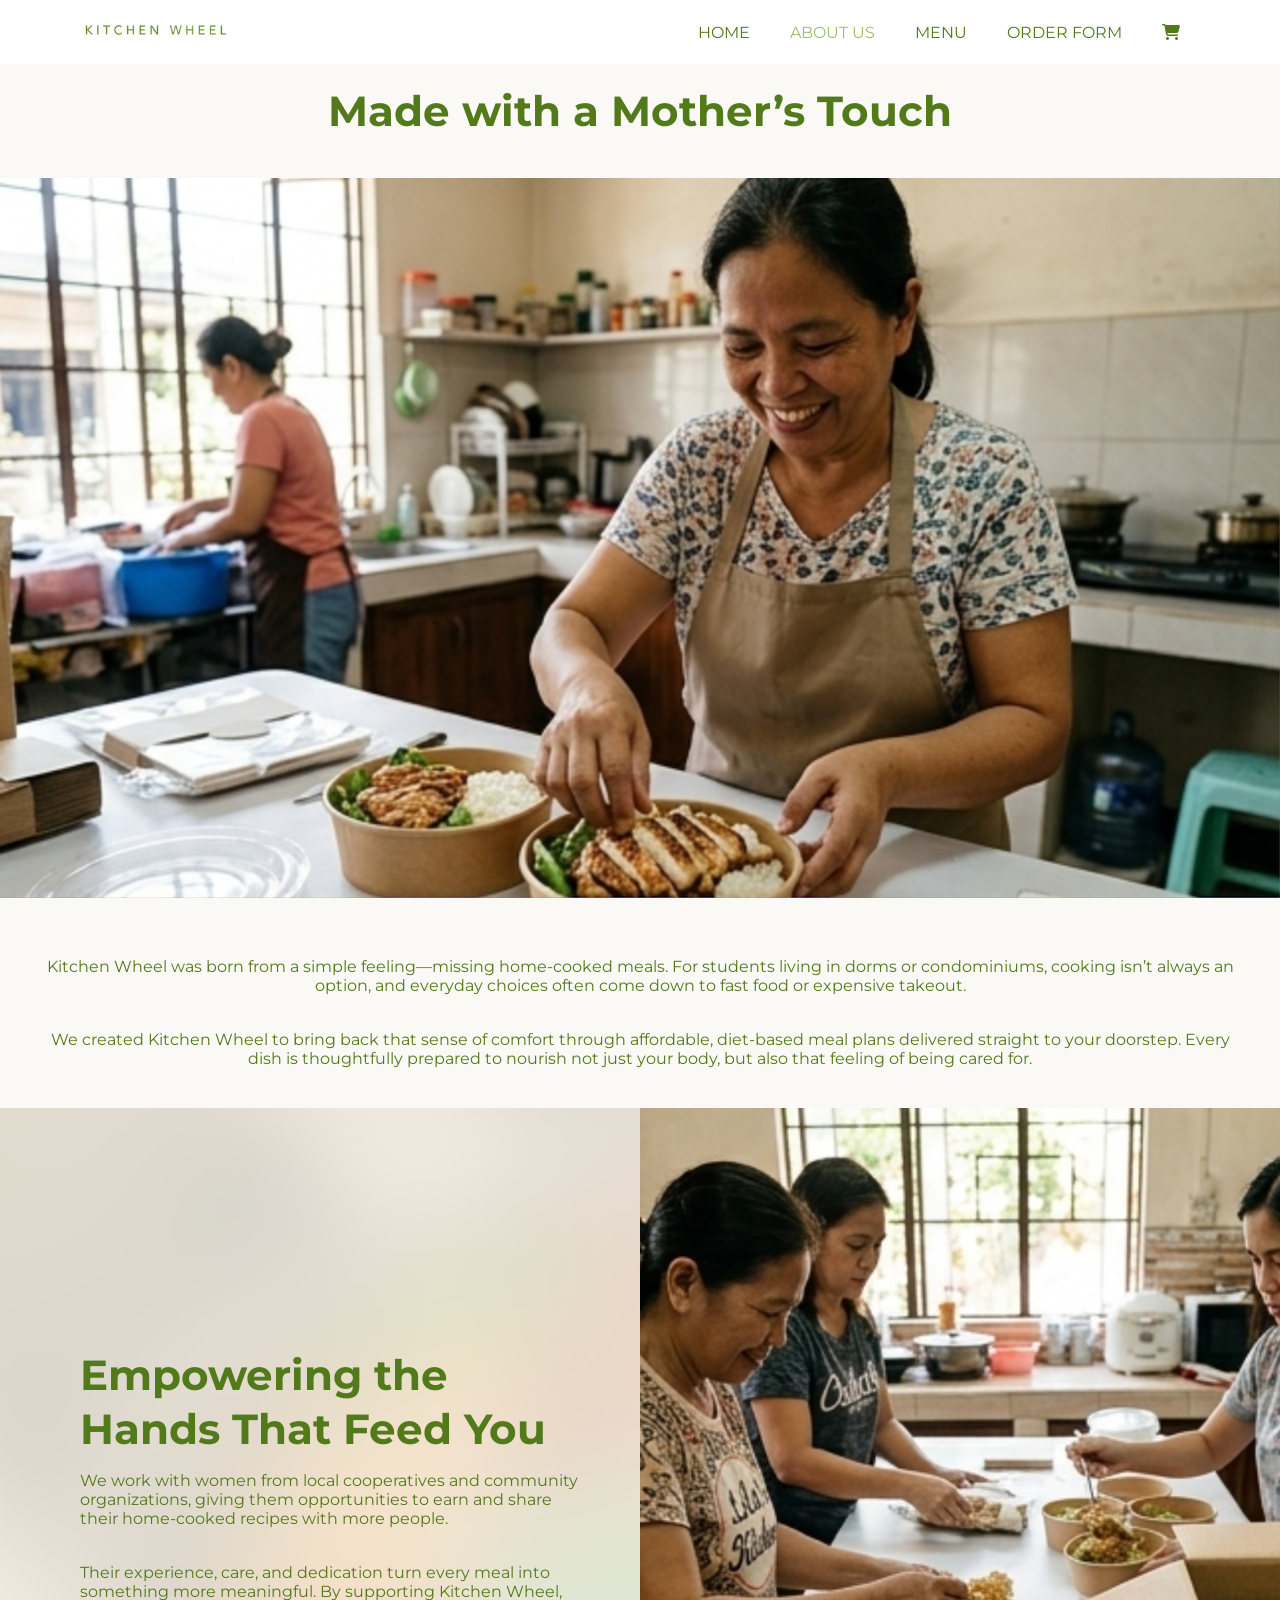
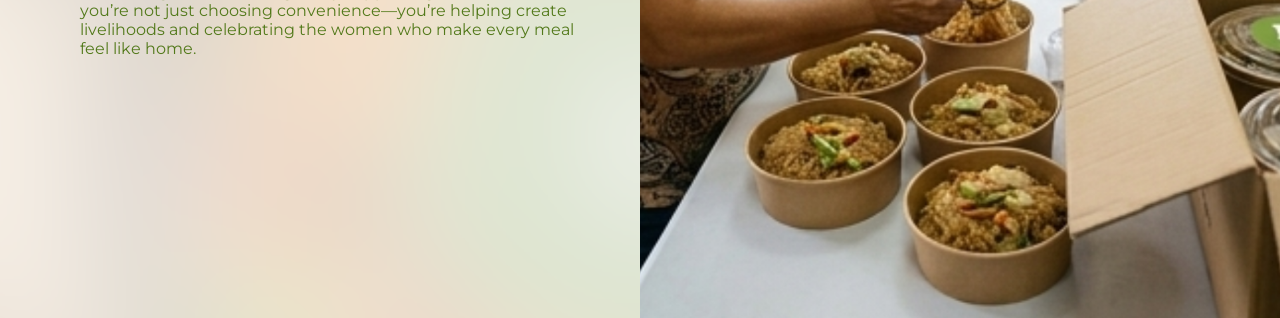
<file: GC2-draft5/about.htm>
<!DOCTYPE html>
<html lang="en">

<head>
    <meta charset="UTF-8">
    <meta http-equiv="X-UA-Compatible" content="IE=edge">
    <meta name="viewport" content="width=device-width, initial-scale=1.0">
    <title>Kitchen Wheel | About Us</title>
    <link rel="stylesheet" href="style.css">
    <link rel="stylesheet" href="https://cdnjs.cloudflare.com/ajax/libs/font-awesome/6.5.1/css/all.min.css"/>
</head>

<body>

    <section id="header">
        <a href="#"><img src="img/logo.png" class="logo" alt=""></a>
    
        <div>
            <ul id="navbar">
                <li><a href="index.htm">HOME</a></li>
                <li><a class="active" href="about.htm">ABOUT US</a></li>
                <li><a href="menu.htm">MENU</a></li>
                <li><a href="order.html">ORDER FORM</a></li>
                <li><a href="checkout.html"><i class="fa-solid fa-cart-shopping"></i></a></li>
            </ul>
        </div>
    </section>

    <section id="nanay">
        <h2>Made with a Mother’s Touch</h2>
    </section>

    <section id="moms">
        <div>
            <img src="img/mom-1.png" class="pic-1">
        </div>
        
    </section>

    <section id="nanay">
        <p>Kitchen Wheel was born from a simple feeling—missing home-cooked meals. For students living in dorms or condominiums, cooking isn’t always an option, and everyday choices often come down to fast food or expensive takeout.</p>
        <p>We created Kitchen Wheel to bring back that sense of comfort through affordable, diet-based meal plans delivered straight to your doorstep. Every dish is thoughtfully prepared to nourish not just your body, but also that feeling of being cared for.</p>
    </section>

    <section id="mama">
        <h2>Empowering the Hands That Feed You</h2>
        <p>We work with women from local cooperatives and community organizations, giving them opportunities to earn and share their home-cooked recipes with more people.</p>
        <p>Their experience, care, and dedication turn every meal into something more meaningful. By supporting Kitchen Wheel, you’re not just choosing convenience—you’re helping create livelihoods and celebrating the women who make every meal feel like home.</p>
    </section>

    <script src="script.js"></script>
</body>

</html>
</file>
<file: GC2-draft5/style.css>
@import url('https://fonts.googleapis.com/css2?family=Montserrat:wght@400;500;600;700&display=swap');

* {
    margin: 0;
    padding: 0;
    box-sizing: border-box;
    font-family: 'Montserrat', sans-serif;
}

body {
    width: 100%;
    background: #faf9f5;
}

h1 {
    font-size: 50px;
    line-height: 64px;
    color: #52791a;
}

h2 {
    font-size: 42px;
    line-height: 54px;
    color: #52791a;
}

h4 {
    font-size: 20px;
    color: #52791a;
    margin-bottom: 10px;
}

p {
    font-size: 16px;
    color: #52791a;
    margin: 15px 0 20px 0;
}

.section-p1 {
    padding: 40px 80px;
}

.logo {
    width: 150px;
    height: auto;
}

#header {
    display: flex;
    align-items: center;
    justify-content: space-between;
    padding: 20px 80px;
    background: white;
    z-index: 999;
    position: sticky;
    top: 0;
    left: 0;
}

#navbar {
    display: flex;
    align-items: center;
    justify-content: center;
    flex-wrap: wrap;
}

#navbar li {
    list-style: none;
    padding: 0 20px;
}

#navbar li a {
    text-decoration: none;
    font-size: 16px;
    font-weight: 400;
    color: #52791a;
    transition: 0.3s ease;
}

#navbar li a:hover,
#navbar li a.active {
    color: #9abf66;
}

#hero {
    background-image: url(img/hero1.png);
    min-height: 90vh;
    width: 100%;
    background-size: cover;
    background-position: center;
    padding: 0 80px;
    display: flex;
    flex-direction: column;
    align-items: flex-start;
    justify-content: center;
}

#hero h1 {
    font-size: clamp(28px, 6vw, 50px);
    line-height: 1.1;
    max-width: 520px;
    word-break: break-word;
}

#hero button,
form button,
.checkout button {
    background-color: #52791a;
    color: white;
    border: 0;
    border-radius: 40px;
    padding: 14px 20px;
    cursor: pointer;
    font-weight: 600;
    font-size: 15px;
    transition: 0.3s ease;
    
}

#hero button:hover,
form button:hover,
.checkout button:hover {
    background-color: #eae8e8;
    color: #52791a;
}

#nanay {
    display: flex;
    justify-content: center;
    text-align: center;
    flex-direction: column;
    padding: 20px 40px;
}

#moms img {
    width: 100%;
    padding: 20px 0;
}

#mama {
    background-image: url(img/mom-2.png);
    min-height: 90vh;
    width: 100%;
    background-size: cover;
    background-position: center;
    padding: 0 80px;
    display: flex;
    flex-direction: column;
    align-items: flex-start;
    justify-content: center;
}

#mama h2,
#mama p {
    width: 45%;
}

#menu-header,
#order-header {
    background-image: url(img/menu-header.png);
    min-height: 20vh;
    width: 100%;
    background-size: cover;
    display: flex;
    justify-content: center;
    text-align: center;
    flex-direction: column;
    padding: 20px;
}

#menu-header h2,
#menu-header p,
#order-header h2,
#order-header p {
    color: white;
    margin-top: 0;
}

#menu,
#menu-2 {
    min-height: 100vh;
    width: 100%;
    background-size: cover;
    background-position: center;
    padding: 0 80px;
    display: flex;
    flex-direction: column;
    align-items: flex-start;
    justify-content: center;
}

#menu { background-image: url(img/menu.png); }
#menu-2 { background-image: url(img/menu-2.png); }

#menu p,
#menu-2 p {
    width: 40vw;
}

#menu .menu-container,
#menu-2 .menu-container {
    display: grid;
    grid-template-columns: repeat(2, minmax(180px, 1fr));
    gap: 15px;
    width: min(100%, 540px);
}

#menu .menu-button,
#menu-2 .menu-button {
    background-color: #f5f5f5;
    color: #556b2f;
    padding: 15px 30px;
    border-radius: 50px;
    text-align: center;
    display: flex;
    flex-direction: column;
    min-width: 0;
    cursor: pointer;
}

#menu .menu-button strong,
#menu-2 .menu-button strong {
    font-size: 1.2rem;
}

#menu .menu-button:hover,
#menu-2 .menu-button:hover {
    background-color: #52791a;
    color: white;
}

form,
.checkout {
    max-width: 760px;
    margin: 40px auto;
    background: white;
    padding: 30px;
    border-radius: 16px;
    box-shadow: 0 8px 24px rgba(0, 0, 0, 0.08);
}

form section {
    margin-bottom: 25px;
}

form label,
.checkout label {
    color: #52791a;
    font-size: 16px;
    font-weight: 500;
}

form input,
form select,
form textarea,
.checkout input {
    width: 100%;
    padding: 12px;
    margin-top: 8px;
    margin-bottom: 14px;
    border-radius: 8px;
    border: 1px solid #9abf66;
    color: #52791a;
    background: #fff;
}

form textarea {
    min-height: 110px;
    resize: vertical;
}

form input[type="checkbox"],
form input[type="radio"],
.checkout input[type="radio"] {
    width: auto;
    margin: 0 8px 0 0;
}

.choices-grid {
    display: grid;
    grid-template-columns: repeat(2, minmax(0, 1fr));
    gap: 12px;
}

.choices-grid label {
    display: flex;
    align-items: flex-start;
    gap: 8px;
    background: #f5f5f5;
    border-radius: 12px;
    padding: 12px 14px;
}

.phone-group {
    display: flex;
    align-items: center;
    border: 1px solid #9abf66;
    border-radius: 8px;
    overflow: hidden;
    margin-top: 8px;
    margin-bottom: 6px;
}

.phone-prefix {
    background: #eef5df;
    color: #52791a;
    padding: 12px 14px;
    font-weight: 600;
    border-right: 1px solid #9abf66;
}

.phone-group input {
    border: none;
    margin: 0;
    border-radius: 0;
}

.field-note,
.status-message {
    display: block;
    color: #6b7f45;
    margin-top: 0;
    margin-bottom: 12px;
}

.summary-box {
    background: #f5f5f5;
    padding: 18px;
    border-radius: 12px;
    margin-bottom: 20px;
}

.order-details p,
.totals-box p,
.order-summary p {
    margin: 8px 0;
}

.checkout {
    text-align: left;
}

.checkout h2 {
    text-align: center;
    margin-bottom: 20px;
}

.promo-section,
.payment-section {
    margin-top: 20px;
}
.promo-error {
    color: #d11a2a;
}

.payment-options {
    display: flex;
    flex-wrap: wrap;
    gap: 16px;
    margin-top: 10px;
}

.payment-options label {
    display: flex;
    align-items: center;
    gap: 8px;
    background: #f5f5f5;
    padding: 10px 20px;
    border-radius: 20px;
    cursor: pointer;
}

.payment-options input[type="radio"] {
    accent-color: #52791a;
}

.grand-total {
    font-size: 18px;
}

.confirmation-page {
    text-align: left;
}

.confirmation-page h2,
.confirmation-page > p {
    text-align: center;
}

#confirmOrderBtn {
    display: block;
    margin: 20px auto;
}

@media (max-width: 900px) {
    #header,
    #hero,
    #mama,
    #menu,
    #menu-2 {
        padding-left: 24px;
        padding-right: 24px;
    }

    #mama h2,
    #mama p,
    #menu p,
    #menu-2 p {
        width: 100%;
    }

    #navbar li {
        padding: 8px 10px;
    }
}

@media (max-width: 640px) {
        #hero h1 {
        font-size: 28px;
        line-height: 1.15;
        max-width: 100%;
        }
        #hero {
        align-items: flex-start;
        justify-content: center;
        }
    h1 {
        font-size: 34px;
        line-height: 42px;
    }

    h2 {
        font-size: 28px;
        line-height: 36px;
    }

    #header {
        flex-direction: column;
        gap: 12px;
        padding: 18px 16px;
    }

    #navbar {
        gap: 4px;
    }

    #hero,
    #mama,
    #menu,
    #menu-2 {
        padding: 24px 16px;
        min-height: auto;
    }

    #menu .menu-container,
    #menu-2 .menu-container,
    .choices-grid {
        grid-template-columns: 1fr;
    }

    form,
    .checkout {
        margin: 24px 16px;
        padding: 20px;
    }

    .payment-options {
        flex-direction: column;
    }
}
</file>
<file: GC2-draft3/style.css>
@import url('https://fonts.googleapis.com/css?family=Montserrat' rel='stylesheet');
* {
    margin: 0;
    padding: 0;
    box-sizing: border-box;
    font-family: 'Montserrat', sans-serif;
}

h1 {
    font-size: 50px;
    line-height: 64px;
    color: #52791a;
}

h2 {
    font-size: 42px;
    line-height: 54px;
    color: #52791a;
}

h4 {
    font-size: 20px;
    color: #52791a;
}

h6 {
    font-weight: 700;
    font-size: 12px;
}

p {
    font-size: 16px;
    color: #52791a;
    margin: 15px 0 20px 0;
}

.section-p1 {
    padding: 40px 80px;
}

.section-m1 {
    margin: 40px 0;
}

body {
    width: 100%
}

#header {
    display: flex;
    align-items: center;
    justify-content: space-between;
    padding: 20px 80px;
    background: white;
    box-shadow: 0 5px 20px rgba(0, 0, 0, 0);
    z-index: 999;
    position: sticky;
    top: 0;
    left: 0;

}

#navbar {
    display: flex;
    align-items: center;
    justify-content: center;
}

#navbar li {
    list-style: none;
    padding: 0 20px;
}

#navbar li a {
    text-decoration: none;
    font-size: 16px;
    font-weight: 400;
    color: #52791a;
    transition: 0.3s ease;
}

#navbar li a:hover,
#navbar li a.active {
    color: #9abf66;
}

/* Home Page */

#hero {
    background-image: url(img/hero1.png);
    height: 90vh;
    width: 100%;
    background-size: cover;
    background-position: top 30% right 20;
    padding: 0 80px;
    display: flex;
    flex-direction: column;
    align-items: flex-start;
    justify-content: center;
}

#hero button{
    background-color: #52791a;
    color:white;
    border: 0;
    border-radius: 40px;
    padding: 15px 20px 15px 20px;
    cursor: pointer;
    font-weight: 600;
    font-size: 15px;
    transition: 0.3s ease;
}

#hero button:hover {
    background-color: #eae8e8;
    transition: 0.3 ease;
    color: #52791a;
}

/* About Page */

#nanay {
    display: flex;
    justify-content: center;
    text-align: center;
    flex-direction: column;
    padding-top: 20px;
    padding-left: 40px;
    padding-right: 40px;
    padding-bottom: 20px;
}
#moms img {
  display: grid;
  grid-template-columns: repeat(2, 1fr);          
  gap: 15px;           
  width: 100%; 
  padding-top: 20px;
  padding-bottom: 20px;
}

#mama {
    background-image: url(img/mom-2.png);
    height: 90vh;
    width: 100%;
    background-size: cover;
    background-position: top 30% right 20;
    padding: 0 80px;
    display: flex;
    flex-direction: column;
    align-items: flex-start;
    justify-content: center;
}

#mama h2 {
    width: 45%;
}

#mama p {
    width: 45%;
}

/* Menu Page */

#menu-header {
    background-image: url(img/menu-header.png);
    height: 20vh;
    width: 100%;
    background-size: cover;
    display: flex;
    justify-content: center;
    text-align: center;
    flex-direction: column;
}

#menu-header h2 {
    color: white;
    margin-top: 10px;
}

#menu-header p {
    color: white;
    margin-top: 0;

}

#menu {
    background-image: url(img/menu.png);
    height: 100vh;
    width: 100%;
    background-size: cover;
    background-position: top 20% right 20;
    padding: 0 80px;
    display: flex;
    flex-direction: column;
    align-items: flex-start;
    justify-content: center;
}

#menu p{
    width: 40vw
}

#menu .menu-container {
  display: grid;
  grid-template-columns: repeat(2, 1fr);          
  gap: 15px;           
  max-width: 500px;   
}

#menu .menu-button {
  background-color: #f5f5f5; 
  color: #556b2f;           
  padding: 15px 30px;
  border-radius: 50px;       
  text-align: center;
  display: flex;
  flex-direction: column;    
  min-width: 250px;
  cursor: pointer;

}

#menu .menu-button strong {
  font-size: 1.2rem;
}

#menu .menu-button:hover {
    background-color: #52791a;
    transition: 0.3 ease;
    color: white;
}

#menu-header {
    background-image: url(img/menu-header.png);
    height: 20vh;
    width: 100%;
    background-size: cover;
    display: flex;
    justify-content: center;
    text-align: center;
    flex-direction: column;
}

#menu-header h2 {
    color: white;
    margin-top: 10px;
}

#menu-header p {
    color: white;
    margin-top: 0;

}

#menu-2 {
    background-image: url(img/menu-2.png);
    height: 100vh;
    width: 100%;
    background-size: cover;
    background-position: top 20% right 20;
    padding: 0 80px;
    display: flex;
    flex-direction: column;
    align-items: flex-start;
    justify-content: center;
}

#menu-2 p{
    width: 40vw
}

#menu-2 .menu-container {
  display: grid;
  grid-template-columns: repeat(2, 1fr);          
  gap: 15px;           
  max-width: 500px;   
}

#menu-2 .menu-button {
  background-color: #f5f5f5; 
  color: #556b2f;           
  padding: 15px 30px;
  border-radius: 50px;       
  text-align: center;
  display: flex;
  flex-direction: column;    
  min-width: 250px;
  cursor: pointer;

}

#menu-2 .menu-button strong {
  font-size: 1.2rem;
}

#menu-2 .menu-button:hover {
    background-color: #52791a;
    transition: 0.3 ease;
    color: white;
}

/* Order Page */

#order-header {
    background-image: url(img/menu-header.png);
    height: 20vh;
    width: 100%;
    background-size: cover;
    display: flex;
    justify-content: center;
    text-align: center;
    flex-direction: column;
}

#order-header h2 {
    color: white;
    margin-top: 10px;
}

#order-header p {
    color: white;
    margin-top: 0;

}

form {
    max-width: 700px;
    margin: 40px auto;
    background: white;
    padding: 30px;
    border-radius: 10px;
}

/* order page section spacing */
form section {
    margin-bottom: 25px;
}

/* labels */
form label {
    color: #52791a;
    font-size: 16px;
    font-weight: 500;
}

/* order page inputs */
form input,
form select,
form textarea {
    width: 100%;
    padding: 10px;
    margin-top: 5px;
    border-radius: 6px;
    border: 1px solid #9abf66;
    font-family: 'Montserrat', sans-serif;
    color: #52791a;
}

/* order page checkbox & radio */
form input[type="checkbox"],
form input[type="radio"] {
    width: auto;
    margin-right: 8px;
}

/* order page headings inside form */
form h4 {
    margin-bottom: 10px;
}

/* order page button */
form button {
    width: 100%;
    background-color: #52791a;
    color: white;
    padding: 12px;
    border: none;
    border-radius: 40px;
    cursor: pointer;
    font-weight: 600;
    font-family: 'Montserrat', sans-serif;
    transition: 0.3s ease;
}

form button:hover {
    background-color: #eae8e8;
    color: #52791a;
}

/* order page CHECKOUT PAGE */

.checkout {
    max-width: 600px;
    margin: 60px auto;
    padding: 30px;
    background: white;
    text-align: center;
}

.checkout input {
    width: 100%;
    padding: 10px;
    margin: 10px 0;
    border: 1px solid #9abf66;
    border-radius: 6px;
    color: #52791a;
}

.checkout button {
    background-color: #52791a;
    color: white;
    padding: 12px;
    border: none;
    border-radius: 40px;
    cursor: pointer;
    width: 100%;
    margin-top: 10px;
}

.checkout button:hover {
    background-color: #eae8e8;
    color: #52791a;
}
</file>
<file: GC2-draft4/style.css>
@import url('https://fonts.googleapis.com/css2?family=Montserrat:wght@400;500;600;700&display=swap');

* {
    margin: 0;
    padding: 0;
    box-sizing: border-box;
    font-family: 'Montserrat', sans-serif;
}

body {
    width: 100%;
    background: #faf9f5;
}

h1 {
    font-size: 50px;
    line-height: 64px;
    color: #52791a;
}

h2 {
    font-size: 42px;
    line-height: 54px;
    color: #52791a;
}

h4 {
    font-size: 20px;
    color: #52791a;
    margin-bottom: 10px;
}

p {
    font-size: 16px;
    color: #52791a;
    margin: 15px 0 20px 0;
}

.section-p1 {
    padding: 40px 80px;
}

.logo {
    width: 150px;
    height: auto;
}

#header {
    display: flex;
    align-items: center;
    justify-content: space-between;
    padding: 20px 80px;
    background: white;
    z-index: 999;
    position: sticky;
    top: 0;
    left: 0;
}

#navbar {
    display: flex;
    align-items: center;
    justify-content: center;
    flex-wrap: wrap;
}

#navbar li {
    list-style: none;
    padding: 0 20px;
}

#navbar li a {
    text-decoration: none;
    font-size: 16px;
    font-weight: 400;
    color: #52791a;
    transition: 0.3s ease;
}

#navbar li a:hover,
#navbar li a.active {
    color: #9abf66;
}

#hero {
    background-image: url(img/hero1.png);
    min-height: 90vh;
    width: 100%;
    background-size: cover;
    background-position: center;
    padding: 0 80px;
    display: flex;
    flex-direction: column;
    align-items: flex-start;
    justify-content: center;
}

#hero h1 {
    font-size: clamp(28px, 6vw, 50px);
    line-height: 1.1;
    max-width: 520px;
    word-break: break-word;
}

#hero button,
form button,
.checkout button {
    background-color: #52791a;
    color: white;
    border: 0;
    border-radius: 40px;
    padding: 14px 20px;
    cursor: pointer;
    font-weight: 600;
    font-size: 15px;
    transition: 0.3s ease;
    
}

#hero button:hover,
form button:hover,
.checkout button:hover {
    background-color: #eae8e8;
    color: #52791a;
}

#nanay {
    display: flex;
    justify-content: center;
    text-align: center;
    flex-direction: column;
    padding: 20px 40px;
}

#moms img {
    width: 100%;
    padding: 20px 0;
}

#mama {
    background-image: url(img/mom-2.png);
    min-height: 90vh;
    width: 100%;
    background-size: cover;
    background-position: center;
    padding: 0 80px;
    display: flex;
    flex-direction: column;
    align-items: flex-start;
    justify-content: center;
}

#mama h2,
#mama p {
    width: 45%;
}

#menu-header,
#order-header {
    background-image: url(img/menu-header.png);
    min-height: 20vh;
    width: 100%;
    background-size: cover;
    display: flex;
    justify-content: center;
    text-align: center;
    flex-direction: column;
    padding: 20px;
}

#menu-header h2,
#menu-header p,
#order-header h2,
#order-header p {
    color: white;
    margin-top: 0;
}

#menu,
#menu-2 {
    min-height: 100vh;
    width: 100%;
    background-size: cover;
    background-position: center;
    padding: 0 80px;
    display: flex;
    flex-direction: column;
    align-items: flex-start;
    justify-content: center;
}

#menu { background-image: url(img/menu.png); }
#menu-2 { background-image: url(img/menu-2.png); }

#menu p,
#menu-2 p {
    width: 40vw;
}

#menu .menu-container,
#menu-2 .menu-container {
    display: grid;
    grid-template-columns: repeat(2, minmax(180px, 1fr));
    gap: 15px;
    width: min(100%, 540px);
}

#menu .menu-button,
#menu-2 .menu-button {
    background-color: #f5f5f5;
    color: #556b2f;
    padding: 15px 30px;
    border-radius: 50px;
    text-align: center;
    display: flex;
    flex-direction: column;
    min-width: 0;
    cursor: pointer;
}

#menu .menu-button strong,
#menu-2 .menu-button strong {
    font-size: 1.2rem;
}

#menu .menu-button:hover,
#menu-2 .menu-button:hover {
    background-color: #52791a;
    color: white;
}

form,
.checkout {
    max-width: 760px;
    margin: 40px auto;
    background: white;
    padding: 30px;
    border-radius: 16px;
    box-shadow: 0 8px 24px rgba(0, 0, 0, 0.08);
}

form section {
    margin-bottom: 25px;
}

form label,
.checkout label {
    color: #52791a;
    font-size: 16px;
    font-weight: 500;
}

form input,
form select,
form textarea,
.checkout input {
    width: 100%;
    padding: 12px;
    margin-top: 8px;
    margin-bottom: 14px;
    border-radius: 8px;
    border: 1px solid #9abf66;
    color: #52791a;
    background: #fff;
}

form textarea {
    min-height: 110px;
    resize: vertical;
}

form input[type="checkbox"],
form input[type="radio"],
.checkout input[type="radio"] {
    width: auto;
    margin: 0 8px 0 0;
}

.choices-grid {
    display: grid;
    grid-template-columns: repeat(2, minmax(0, 1fr));
    gap: 12px;
}

.choices-grid label {
    display: flex;
    align-items: flex-start;
    gap: 8px;
    background: #f5f5f5;
    border-radius: 12px;
    padding: 12px 14px;
}

.phone-group {
    display: flex;
    align-items: center;
    border: 1px solid #9abf66;
    border-radius: 8px;
    overflow: hidden;
    margin-top: 8px;
    margin-bottom: 6px;
}

.phone-prefix {
    background: #eef5df;
    color: #52791a;
    padding: 12px 14px;
    font-weight: 600;
    border-right: 1px solid #9abf66;
}

.phone-group input {
    border: none;
    margin: 0;
    border-radius: 0;
}

.field-note,
.status-message {
    display: block;
    color: #6b7f45;
    margin-top: 0;
    margin-bottom: 12px;
}

.summary-box {
    background: #f5f5f5;
    padding: 18px;
    border-radius: 12px;
    margin-bottom: 20px;
}

.order-details p,
.totals-box p,
.order-summary p {
    margin: 8px 0;
}

.checkout {
    text-align: left;
}

.checkout h2 {
    text-align: center;
    margin-bottom: 20px;
}

.promo-section,
.payment-section {
    margin-top: 20px;
}
.promo-error {
    color: #d11a2a;
}

.payment-options {
    display: flex;
    flex-wrap: wrap;
    gap: 16px;
    margin-top: 10px;
}

.payment-options label {
    display: flex;
    align-items: center;
    gap: 8px;
    background: #f5f5f5;
    padding: 10px 20px;
    border-radius: 20px;
    cursor: pointer;
}

.payment-options input[type="radio"] {
    accent-color: #52791a;
}

.grand-total {
    font-size: 18px;
}

.confirmation-page {
    text-align: left;
}

.confirmation-page h2,
.confirmation-page > p {
    text-align: center;
}

#confirmOrderBtn {
    display: block;
    margin: 20px auto;
}

@media (max-width: 900px) {
    #header,
    #hero,
    #mama,
    #menu,
    #menu-2 {
        padding-left: 24px;
        padding-right: 24px;
    }

    #mama h2,
    #mama p,
    #menu p,
    #menu-2 p {
        width: 100%;
    }

    #navbar li {
        padding: 8px 10px;
    }
}

@media (max-width: 640px) {
        #hero h1 {
        font-size: 28px;
        line-height: 1.15;
        max-width: 100%;
        }
        #hero {
        align-items: flex-start;
        justify-content: center;
        }
    h1 {
        font-size: 34px;
        line-height: 42px;
    }

    h2 {
        font-size: 28px;
        line-height: 36px;
    }

    #header {
        flex-direction: column;
        gap: 12px;
        padding: 18px 16px;
    }

    #navbar {
        gap: 4px;
    }

    #hero,
    #mama,
    #menu,
    #menu-2 {
        padding: 24px 16px;
        min-height: auto;
    }

    #menu .menu-container,
    #menu-2 .menu-container,
    .choices-grid {
        grid-template-columns: 1fr;
    }

    form,
    .checkout {
        margin: 24px 16px;
        padding: 20px;
    }

    .payment-options {
        flex-direction: column;
    }
}
</file>
